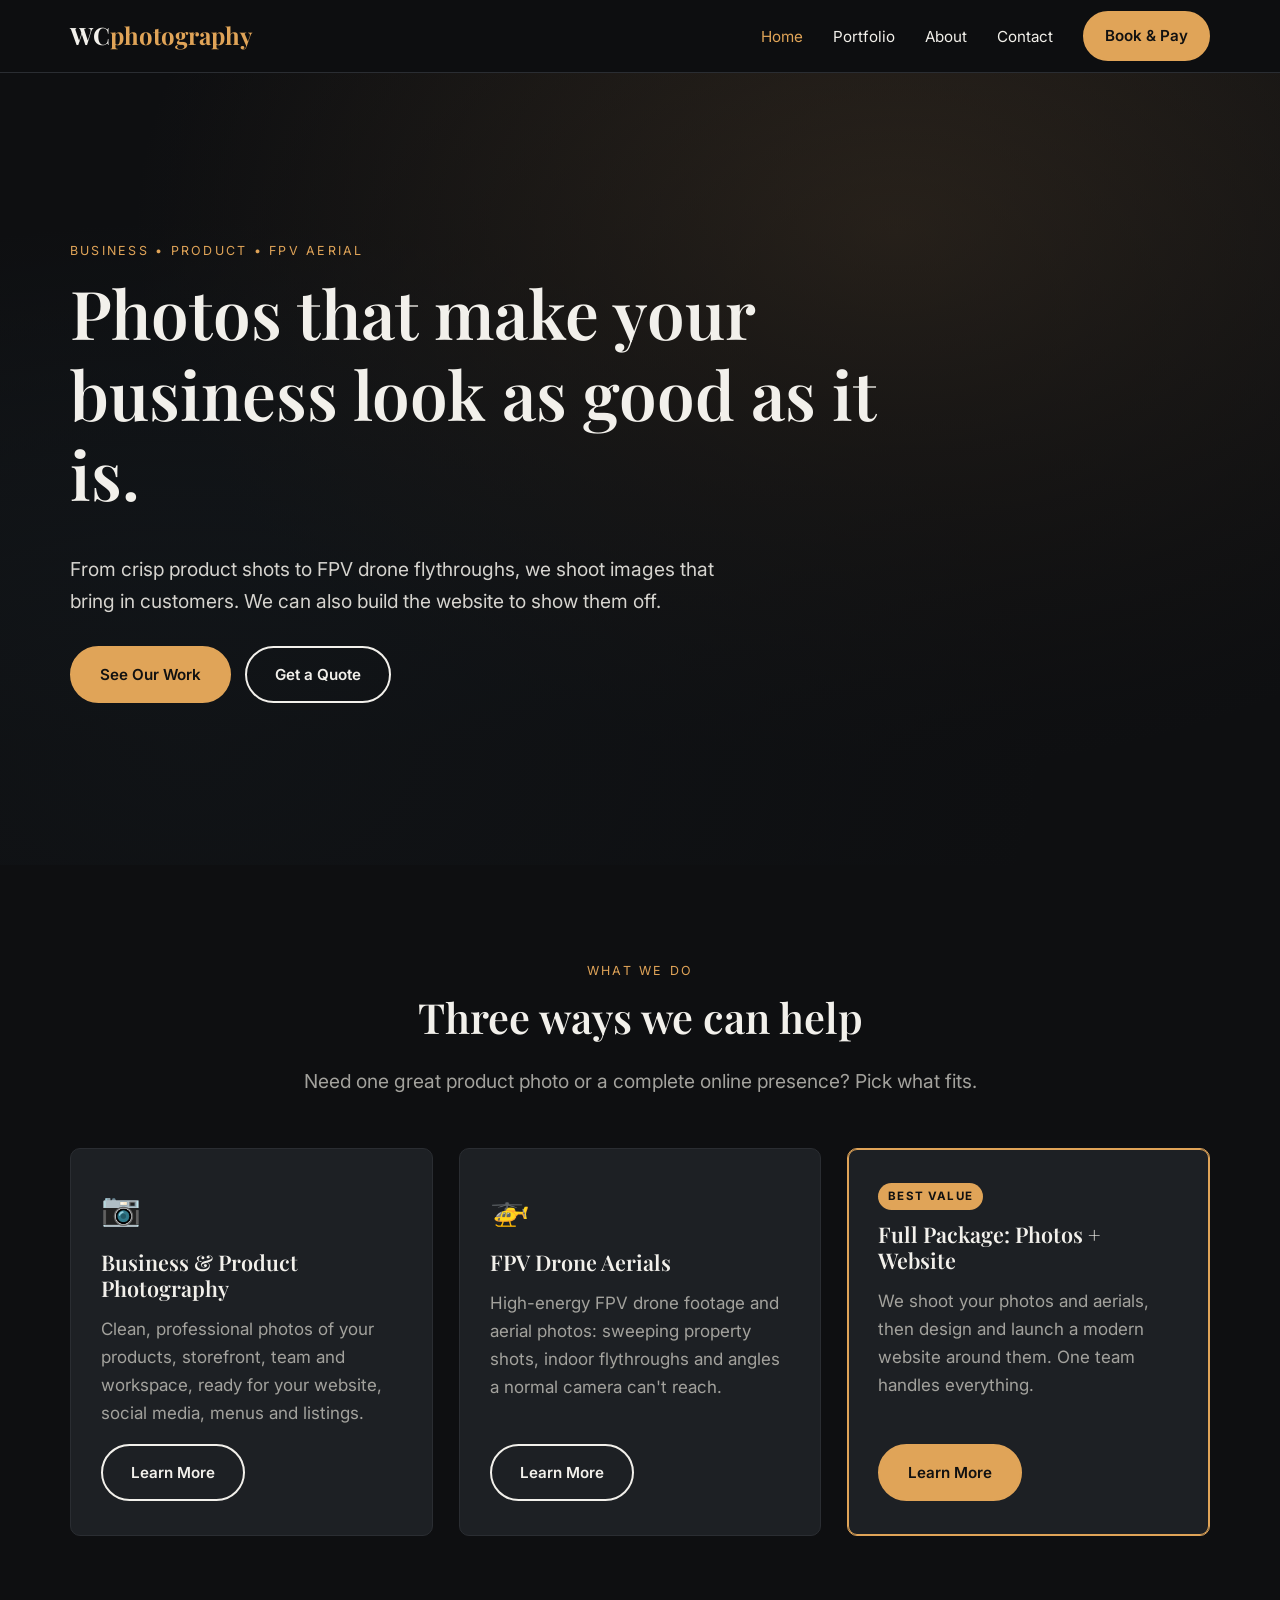
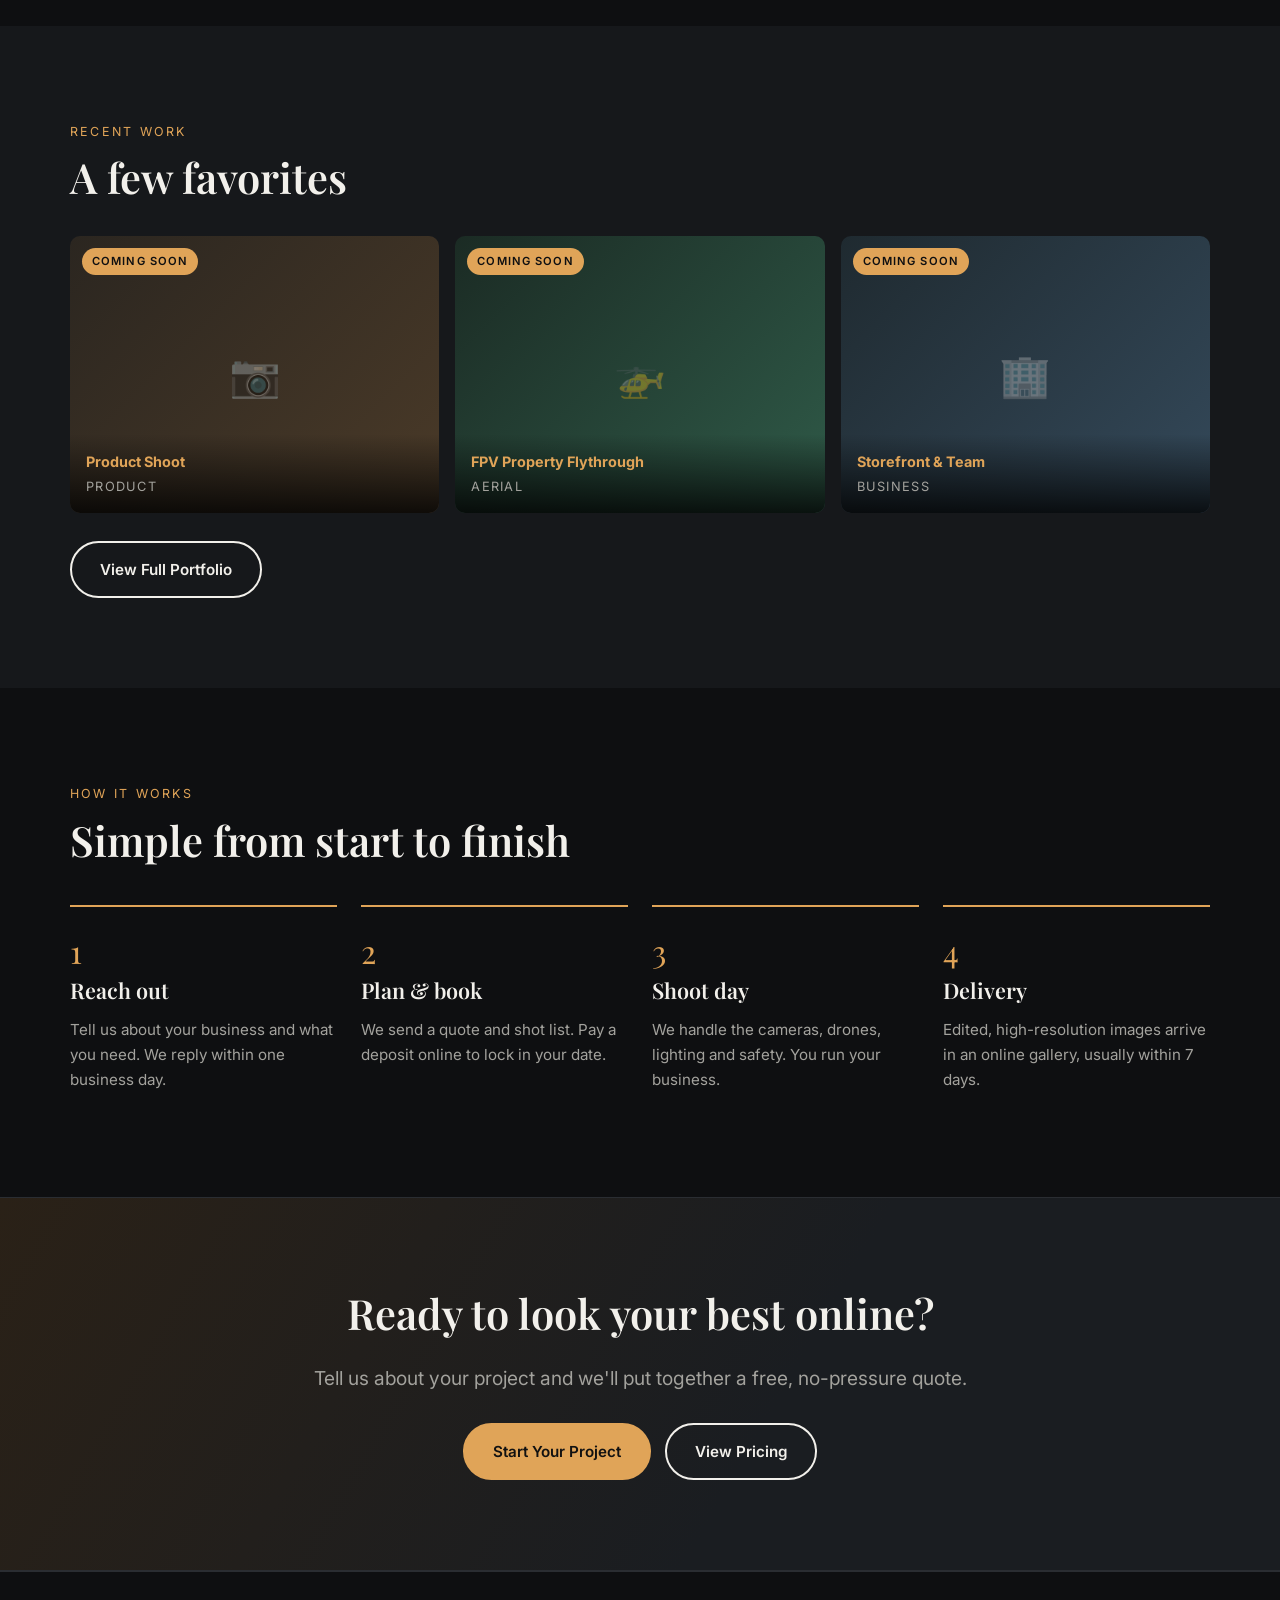
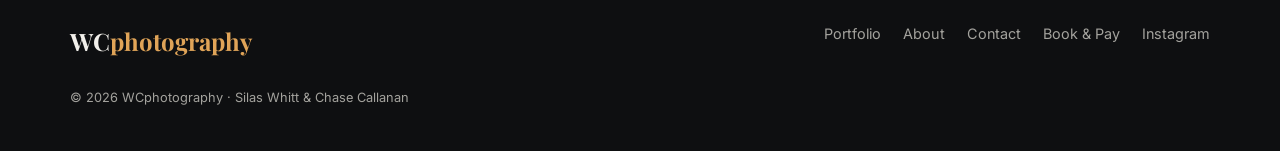
<file: index.html>
<!DOCTYPE html>
<html lang="en">
<head>
  <meta charset="UTF-8">
  <meta name="viewport" content="width=device-width, initial-scale=1.0">
  <title>WCphotography | Business, Product &amp; FPV Drone Photography</title>
  <meta name="description" content="WCphotography: business and product photography, cinematic FPV drone aerials, and full-package photo + website services for businesses.">
  <link rel="preconnect" href="https://fonts.googleapis.com">
  <link rel="preconnect" href="https://fonts.gstatic.com" crossorigin>
  <link href="https://fonts.googleapis.com/css2?family=Inter:wght@400;500;600;700&family=Playfair+Display:wght@600;700&display=swap" rel="stylesheet">
  <link rel="icon" href="assets/images/logo/favicon.svg" type="image/svg+xml">
  <link rel="icon" href="assets/images/logo/favicon-32.png" sizes="32x32">
  <link rel="apple-touch-icon" href="assets/images/logo/apple-touch-icon.png">
  <link rel="stylesheet" href="assets/css/styles.css">
</head>
<body>

<header class="site-header">
  <nav class="container nav">
    <a href="index.html" class="logo">WC<span>photography</span></a>
    <button class="nav-toggle" aria-label="Open menu" aria-expanded="false">&#9776;</button>
    <ul class="nav-links">
      <li><a href="index.html" class="active">Home</a></li>
      <li><a href="portfolio.html">Portfolio</a></li>
      <li><a href="about.html">About</a></li>
      <li><a href="contact.html">Contact</a></li>
      <li><a href="pay.html" class="btn">Book &amp; Pay</a></li>
    </ul>
  </nav>
</header>

<main>
  <!-- Hero -->
  <section class="hero">
    <div class="container">
      <span class="eyebrow">Business &bull; Product &bull; FPV Aerial</span>
      <h1>Photos that make your business look as good as it is.</h1>
      <p class="lead">From crisp product shots to FPV drone flythroughs, we shoot images that bring in customers. We can also build the website to show them off.</p>
      <div class="btn-row">
        <a href="portfolio.html" class="btn">See Our Work</a>
        <a href="contact.html" class="btn btn-outline">Get a Quote</a>
      </div>
    </div>
  </section>

  <!-- Services -->
  <section class="section">
    <div class="container">
      <div class="center">
        <span class="eyebrow">What We Do</span>
        <h2>Three ways we can help</h2>
        <p class="lead">Need one great product photo or a complete online presence? Pick what fits.</p>
      </div>
      <div class="grid grid-3" style="margin-top:50px">
        <div class="card">
          <div class="icon">&#128247;</div>
          <h3>Business &amp; Product Photography</h3>
          <p>Clean, professional photos of your products, storefront, team and workspace, ready for your website, social media, menus and listings.</p>
          <a href="pay.html#basic" class="btn btn-outline">Learn More</a>
        </div>
        <div class="card">
          <div class="icon">&#128641;</div>
          <h3>FPV Drone Aerials</h3>
          <p>High-energy FPV drone footage and aerial photos: sweeping property shots, indoor flythroughs and angles a normal camera can't reach.</p>
          <a href="pay.html#aerial" class="btn btn-outline">Learn More</a>
        </div>
        <div class="card featured">
          <span class="badge">Best Value</span>
          <h3>Full Package: Photos + Website</h3>
          <p>We shoot your photos and aerials, then design and launch a modern website around them. One team handles everything.</p>
          <a href="pay.html#full" class="btn">Learn More</a>
        </div>
      </div>
    </div>
  </section>

  <!-- Featured work -->
  <section class="section section-alt">
    <div class="container">
      <span class="eyebrow">Recent Work</span>
      <h2>A few favorites</h2>
      <div class="gallery" style="margin-top:34px">
        <a href="portfolio.html#product" class="gallery-item"><div class="placeholder ph-product">&#128247;</div><div class="caption"><strong>Product Shoot</strong><span>Product</span></div></a>
        <a href="portfolio.html#aerial" class="gallery-item"><div class="placeholder ph-aerial">&#128641;</div><div class="caption"><strong>FPV Property Flythrough</strong><span>Aerial</span></div></a>
        <a href="portfolio.html#business" class="gallery-item"><div class="placeholder ph-business">&#127970;</div><div class="caption"><strong>Storefront &amp; Team</strong><span>Business</span></div></a>
      </div>
      <div class="btn-row"><a href="portfolio.html" class="btn btn-outline">View Full Portfolio</a></div>
    </div>
  </section>

  <!-- Process -->
  <section class="section">
    <div class="container">
      <span class="eyebrow">How It Works</span>
      <h2>Simple from start to finish</h2>
      <div class="steps" style="margin-top:40px">
        <div class="step"><h3>Reach out</h3><p>Tell us about your business and what you need. We reply within one business day.</p></div>
        <div class="step"><h3>Plan &amp; book</h3><p>We send a quote and shot list. Pay a deposit online to lock in your date.</p></div>
        <div class="step"><h3>Shoot day</h3><p>We handle the cameras, drones, lighting and safety. You run your business.</p></div>
        <div class="step"><h3>Delivery</h3><p>Edited, high-resolution images arrive in an online gallery, usually within 7 days.</p></div>
      </div>
    </div>
  </section>

  <!-- CTA -->
  <section class="section cta-band">
    <div class="container center">
      <h2>Ready to look your best online?</h2>
      <p class="lead">Tell us about your project and we'll put together a free, no-pressure quote.</p>
      <div class="btn-row">
        <a href="contact.html" class="btn">Start Your Project</a>
        <a href="pay.html" class="btn btn-outline">View Pricing</a>
      </div>
    </div>
  </section>
</main>

<footer class="site-footer">
  <div class="container">
    <div class="footer-grid">
      <a href="index.html" class="logo">WC<span>photography</span></a>
      <ul class="footer-links">
        <li><a href="portfolio.html">Portfolio</a></li>
        <li><a href="about.html">About</a></li>
        <li><a href="contact.html">Contact</a></li>
        <li><a href="pay.html">Book &amp; Pay</a></li>
        <li><a href="https://instagram.com/" target="_blank" rel="noopener">Instagram</a></li>
      </ul>
    </div>
    <p class="copyright">&copy; <span data-year></span> WCphotography &middot; Silas Whitt &amp; Chase Callanan</p>
  </div>
</footer>

<script src="assets/js/main.js"></script>
</body>
</html>
</file>
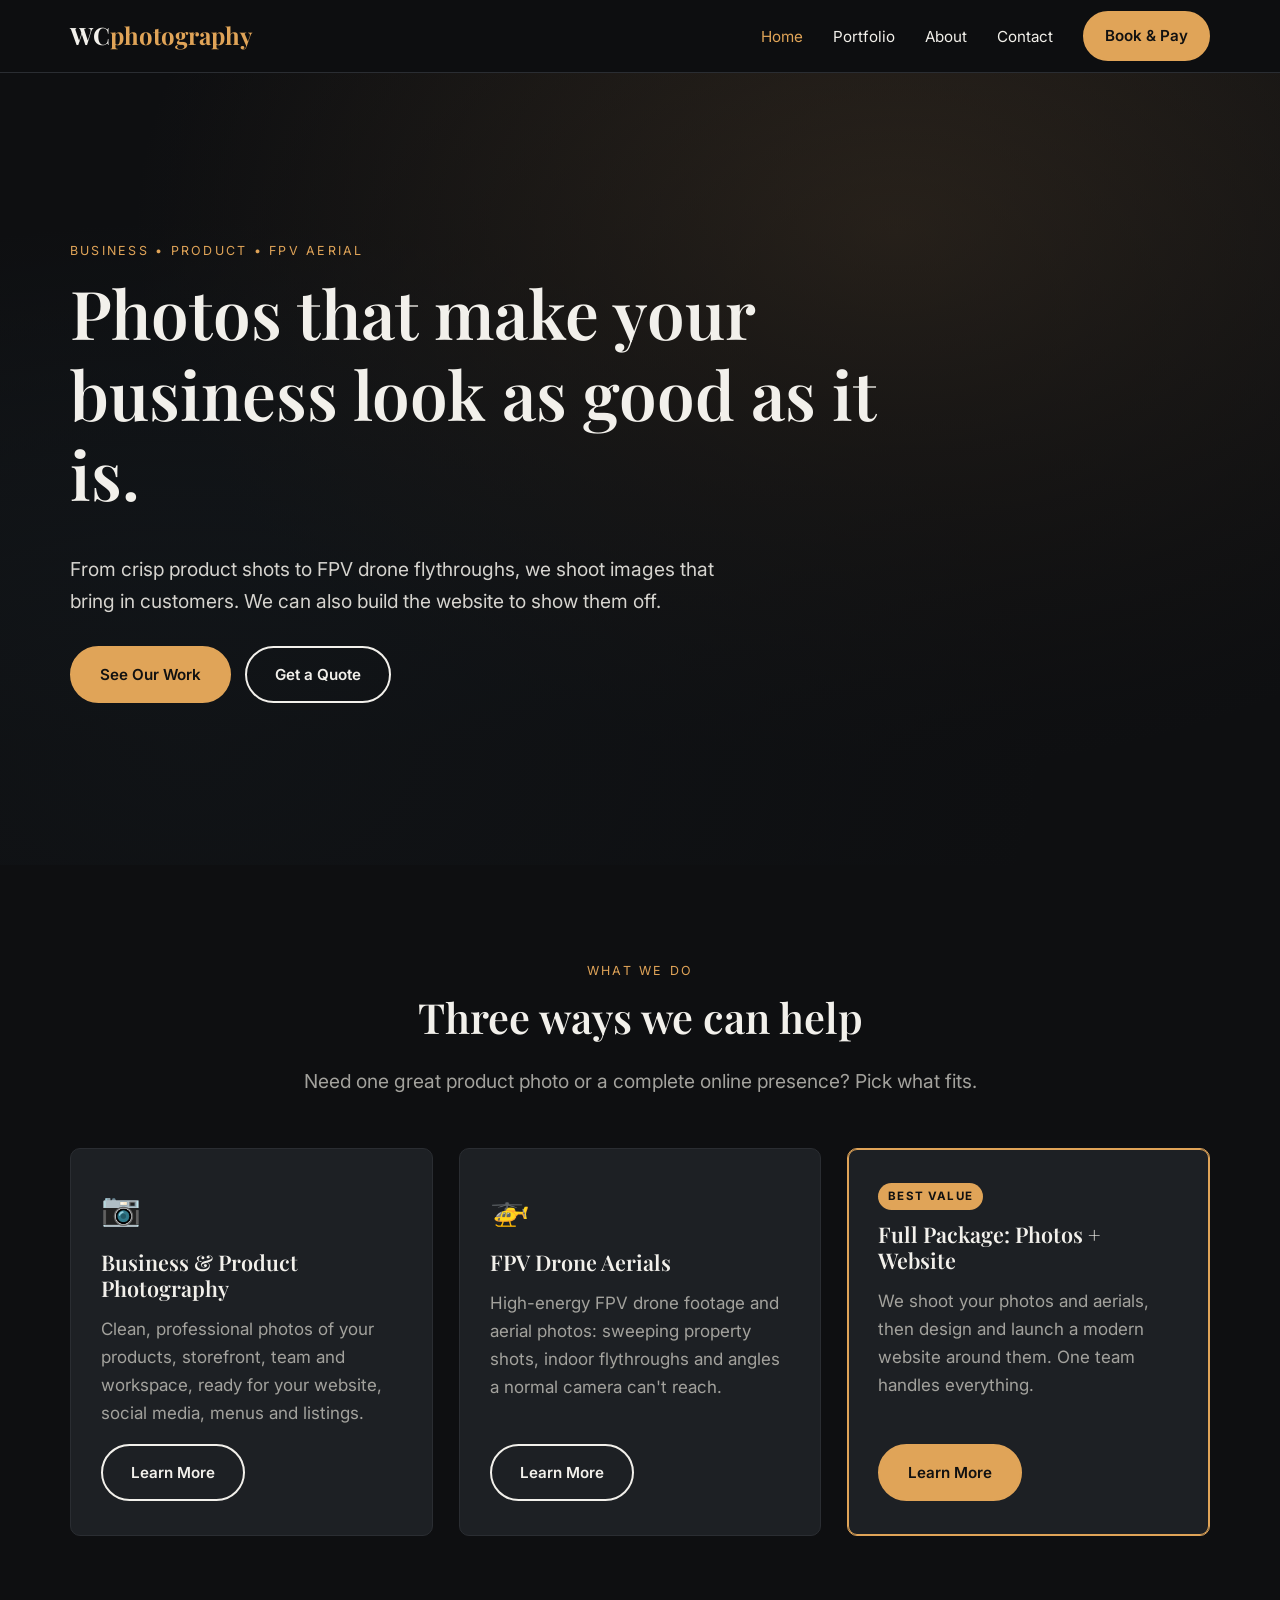
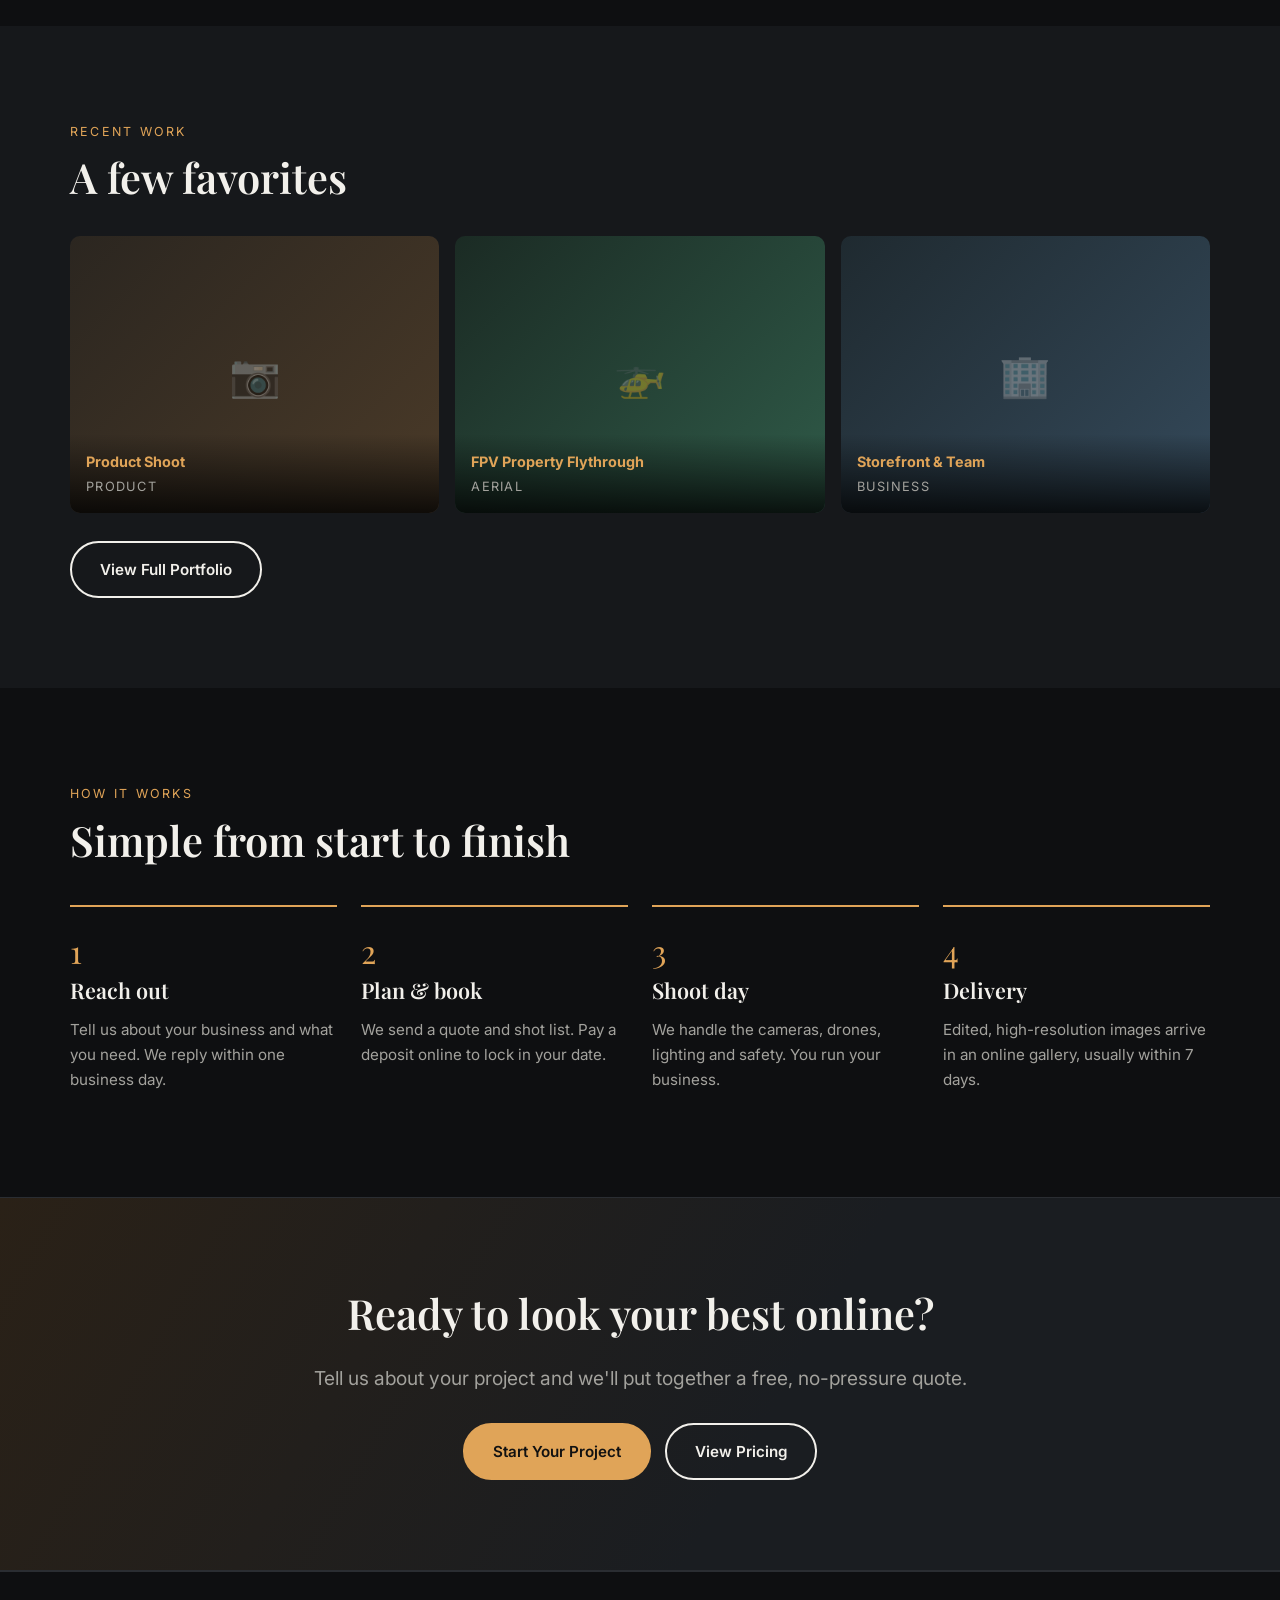
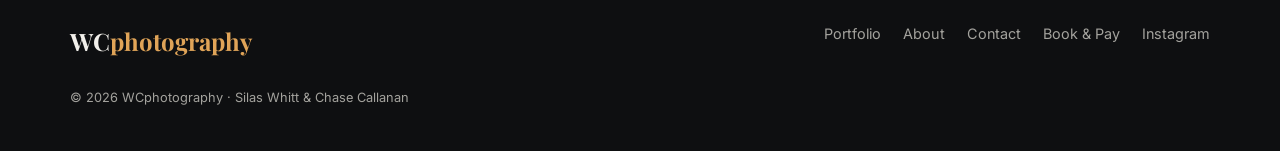
<file: website/index.html>
<!DOCTYPE html>
<html lang="en">
<head>
  <meta charset="UTF-8">
  <meta name="viewport" content="width=device-width, initial-scale=1.0">
  <title>WCphotography | Business, Product &amp; FPV Drone Photography</title>
  <meta name="description" content="WCphotography: business and product photography, cinematic FPV drone aerials, and full-package photo + website services for businesses.">
  <link rel="preconnect" href="https://fonts.googleapis.com">
  <link rel="preconnect" href="https://fonts.gstatic.com" crossorigin>
  <link href="https://fonts.googleapis.com/css2?family=Inter:wght@400;500;600;700&family=Playfair+Display:wght@600;700&display=swap" rel="stylesheet">
  <link rel="stylesheet" href="assets/css/styles.css">
</head>
<body>

<header class="site-header">
  <nav class="container nav">
    <a href="index.html" class="logo">WC<span>photography</span></a>
    <button class="nav-toggle" aria-label="Open menu" aria-expanded="false">&#9776;</button>
    <ul class="nav-links">
      <li><a href="index.html" class="active">Home</a></li>
      <li><a href="portfolio.html">Portfolio</a></li>
      <li><a href="about.html">About</a></li>
      <li><a href="contact.html">Contact</a></li>
      <li><a href="pay.html" class="btn">Book &amp; Pay</a></li>
    </ul>
  </nav>
</header>

<main>
  <!-- Hero -->
  <section class="hero">
    <div class="container">
      <span class="eyebrow">Business &bull; Product &bull; FPV Aerial</span>
      <h1>Photos that make your business look as good as it is.</h1>
      <p class="lead">From crisp product shots to FPV drone flythroughs, we shoot images that bring in customers. We can also build the website to show them off.</p>
      <div class="btn-row">
        <a href="portfolio.html" class="btn">See Our Work</a>
        <a href="contact.html" class="btn btn-outline">Get a Quote</a>
      </div>
    </div>
  </section>

  <!-- Services -->
  <section class="section">
    <div class="container">
      <div class="center">
        <span class="eyebrow">What We Do</span>
        <h2>Three ways we can help</h2>
        <p class="lead">Need one great product photo or a complete online presence? Pick what fits.</p>
      </div>
      <div class="grid grid-3" style="margin-top:50px">
        <div class="card">
          <div class="icon">&#128247;</div>
          <h3>Business &amp; Product Photography</h3>
          <p>Clean, professional photos of your products, storefront, team and workspace, ready for your website, social media, menus and listings.</p>
          <a href="pay.html#basic" class="btn btn-outline">Learn More</a>
        </div>
        <div class="card">
          <div class="icon">&#128641;</div>
          <h3>FPV Drone Aerials</h3>
          <p>High-energy FPV drone footage and aerial photos: sweeping property shots, indoor flythroughs and angles a normal camera can't reach.</p>
          <a href="pay.html#aerial" class="btn btn-outline">Learn More</a>
        </div>
        <div class="card featured">
          <span class="badge">Best Value</span>
          <h3>Full Package: Photos + Website</h3>
          <p>We shoot your photos and aerials, then design and launch a modern website around them. One team handles everything.</p>
          <a href="pay.html#full" class="btn">Learn More</a>
        </div>
      </div>
    </div>
  </section>

  <!-- Featured work -->
  <section class="section section-alt">
    <div class="container">
      <span class="eyebrow">Recent Work</span>
      <h2>A few favorites</h2>
      <div class="gallery" style="margin-top:34px">
        <a href="portfolio.html#product" class="gallery-item"><div class="placeholder ph-product">&#128247;</div><div class="caption"><strong>Product Shoot</strong><span>Product</span></div></a>
        <a href="portfolio.html#aerial" class="gallery-item"><div class="placeholder ph-aerial">&#128641;</div><div class="caption"><strong>FPV Property Flythrough</strong><span>Aerial</span></div></a>
        <a href="portfolio.html#business" class="gallery-item"><div class="placeholder ph-business">&#127970;</div><div class="caption"><strong>Storefront &amp; Team</strong><span>Business</span></div></a>
      </div>
      <div class="btn-row"><a href="portfolio.html" class="btn btn-outline">View Full Portfolio</a></div>
    </div>
  </section>

  <!-- Process -->
  <section class="section">
    <div class="container">
      <span class="eyebrow">How It Works</span>
      <h2>Simple from start to finish</h2>
      <div class="steps" style="margin-top:40px">
        <div class="step"><h3>Reach out</h3><p>Tell us about your business and what you need. We reply within one business day.</p></div>
        <div class="step"><h3>Plan &amp; book</h3><p>We send a quote and shot list. Pay a deposit online to lock in your date.</p></div>
        <div class="step"><h3>Shoot day</h3><p>We handle the cameras, drones, lighting and safety. You run your business.</p></div>
        <div class="step"><h3>Delivery</h3><p>Edited, high-resolution images arrive in an online gallery, usually within 7 days.</p></div>
      </div>
    </div>
  </section>

  <!-- CTA -->
  <section class="section cta-band">
    <div class="container center">
      <h2>Ready to look your best online?</h2>
      <p class="lead">Tell us about your project and we'll put together a free, no-pressure quote.</p>
      <div class="btn-row">
        <a href="contact.html" class="btn">Start Your Project</a>
        <a href="pay.html" class="btn btn-outline">View Pricing</a>
      </div>
    </div>
  </section>
</main>

<footer class="site-footer">
  <div class="container">
    <div class="footer-grid">
      <a href="index.html" class="logo">WC<span>photography</span></a>
      <ul class="footer-links">
        <li><a href="portfolio.html">Portfolio</a></li>
        <li><a href="about.html">About</a></li>
        <li><a href="contact.html">Contact</a></li>
        <li><a href="pay.html">Book &amp; Pay</a></li>
        <li><a href="https://instagram.com/" target="_blank" rel="noopener">Instagram</a></li>
      </ul>
    </div>
    <p class="copyright">&copy; <span data-year></span> WCphotography &middot; Silas Whitt &amp; Chase Callanan</p>
  </div>
</footer>

<script src="assets/js/main.js"></script>
</body>
</html>
</file>
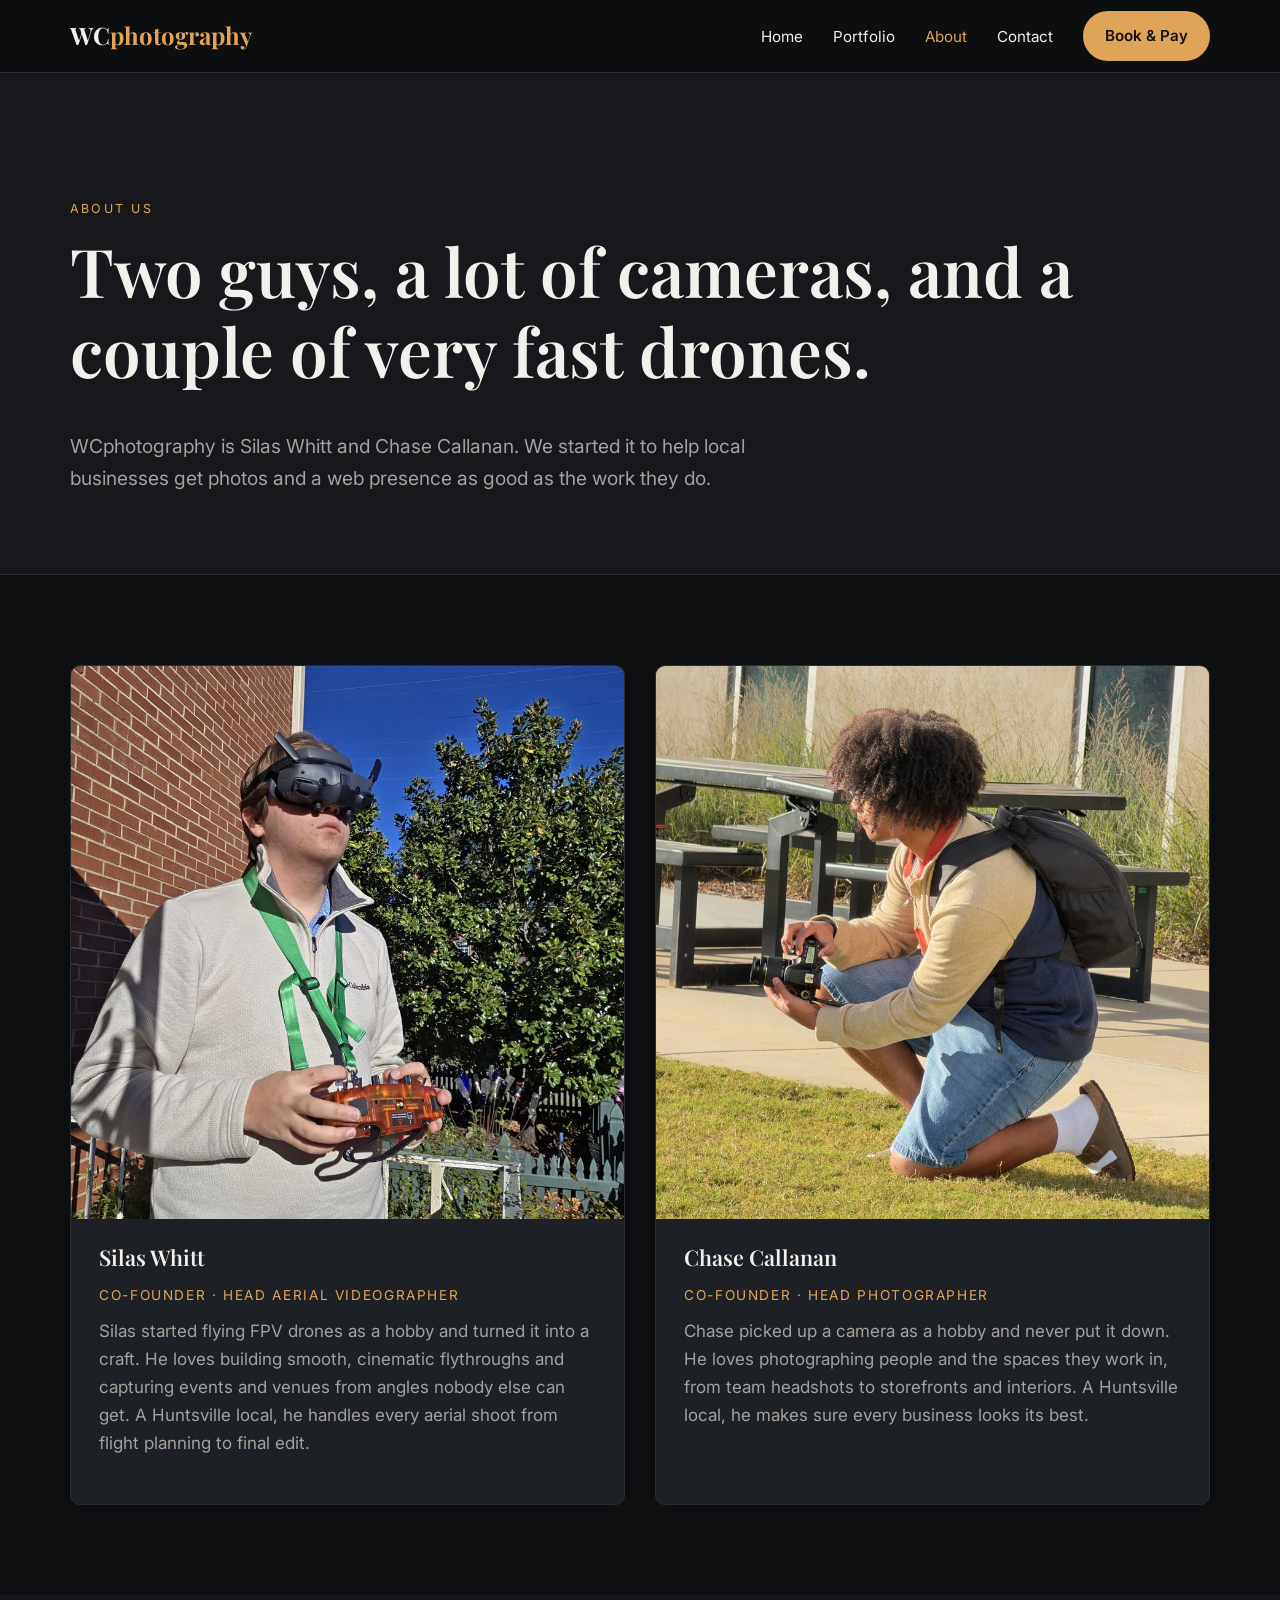
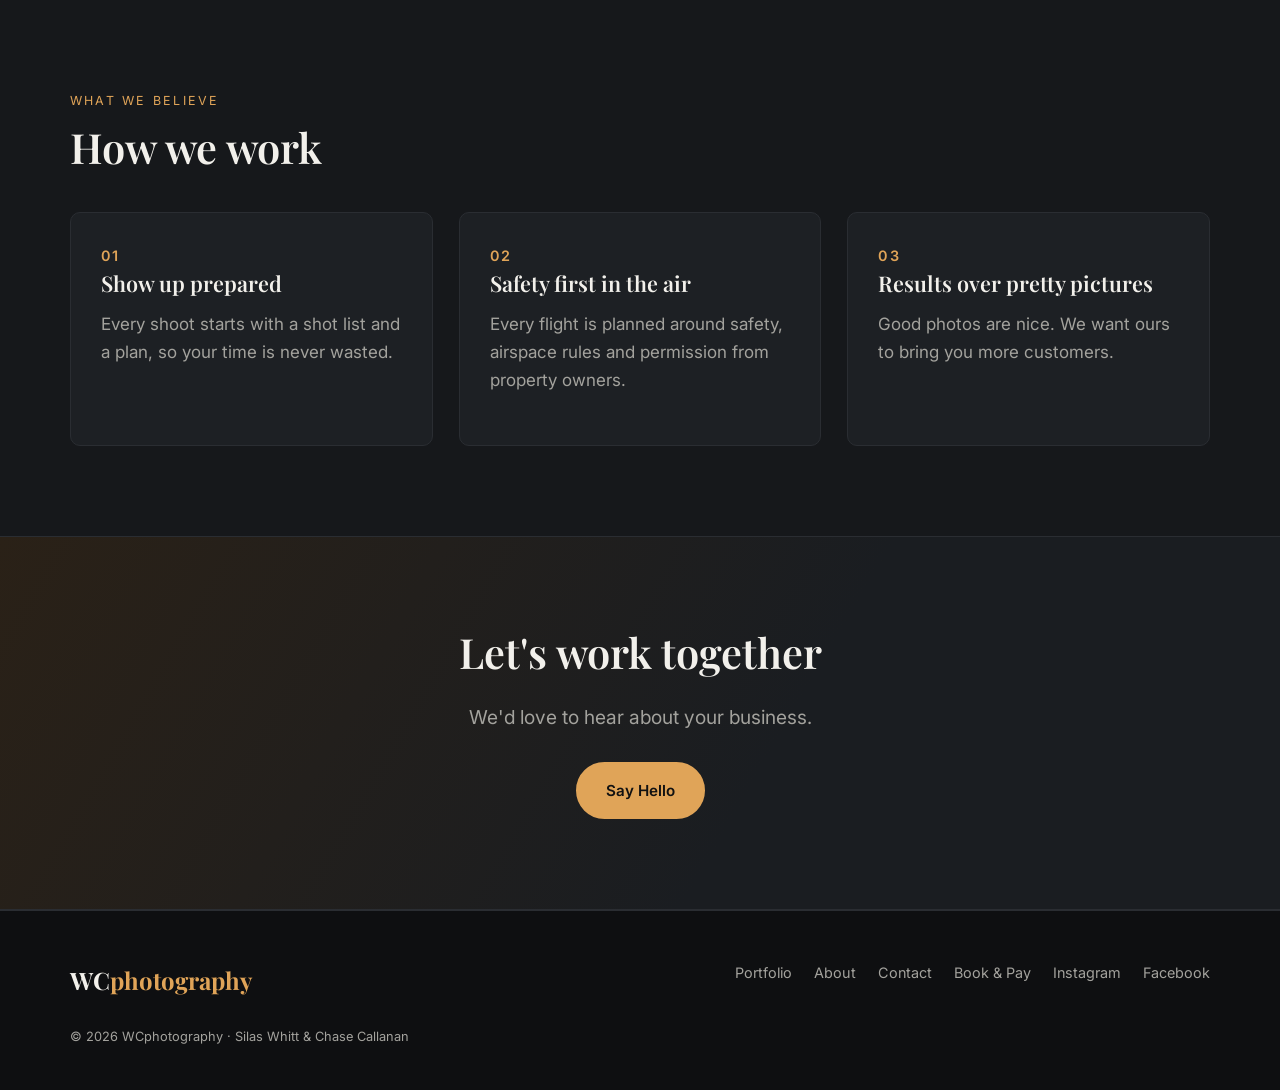
<file: about.html>
<!DOCTYPE html>
<html lang="en">
<head>
  <meta charset="UTF-8">
  <meta name="viewport" content="width=device-width, initial-scale=1.0">
  <title>About Us | WCphotography</title>
  <meta name="description" content="Meet Silas Whitt and Chase Callanan, the team behind WCphotography.">
  <link rel="preconnect" href="https://fonts.googleapis.com">
  <link rel="preconnect" href="https://fonts.gstatic.com" crossorigin>
  <link href="https://fonts.googleapis.com/css2?family=Inter:wght@400;500;600;700&family=Playfair+Display:wght@600;700&display=swap" rel="stylesheet">
  <link rel="icon" href="assets/images/logo/favicon.svg" type="image/svg+xml">
  <link rel="icon" href="assets/images/logo/favicon-32.png" sizes="32x32">
  <link rel="apple-touch-icon" href="assets/images/logo/apple-touch-icon.png">
  <link rel="stylesheet" href="assets/css/styles.css">
</head>
<body>

<header class="site-header">
  <nav class="container nav">
    <a href="index.html" class="logo">WC<span>photography</span></a>
    <button class="nav-toggle" aria-label="Open menu" aria-expanded="false">&#9776;</button>
    <ul class="nav-links">
      <li><a href="index.html">Home</a></li>
      <li><a href="portfolio.html">Portfolio</a></li>
      <li><a href="about.html" class="active">About</a></li>
      <li><a href="contact.html">Contact</a></li>
      <li><a href="pay.html" class="btn">Book &amp; Pay</a></li>
    </ul>
  </nav>
</header>

<main>
  <section class="page-hero">
    <div class="container">
      <span class="eyebrow">About Us</span>
      <h1>Two guys, a lot of cameras, and a couple of very fast drones.</h1>
      <p class="lead">WCphotography is Silas Whitt and Chase Callanan. We started it to help local businesses get photos and a web presence as good as the work they do.</p>
    </div>
  </section>

  <section class="section">
    <div class="container">
      <div class="team">
        <div class="member">
          <div class="photo"><img src="assets/images/silas.jpg" alt="Silas Whitt flying an FPV drone with goggles and controller" loading="lazy"></div>
          <div class="info">
            <h3>Silas Whitt</h3>
            <div class="role">Co-Founder · Head Aerial Videographer</div>
            <p>Silas started flying FPV drones as a hobby and turned it into a craft. He loves building smooth, cinematic flythroughs and capturing events and venues from angles nobody else can get. A Huntsville local, he handles every aerial shoot from flight planning to final edit.</p>
          </div>
        </div>
        <div class="member">
          <div class="photo"><img src="assets/images/chase.jpg" alt="Chase Callanan kneeling to take a photo with his camera" loading="lazy"></div>
          <div class="info">
            <h3>Chase Callanan</h3>
            <div class="role">Co-Founder · Head Photographer</div>
            <p>Chase picked up a camera as a hobby and never put it down. He loves photographing people and the spaces they work in, from team headshots to storefronts and interiors. A Huntsville local, he makes sure every business looks its best.</p>
          </div>
        </div>
      </div>
    </div>
  </section>

  <section class="section section-alt">
    <div class="container">
      <span class="eyebrow">What We Believe</span>
      <h2>How we work</h2>
      <div class="grid grid-3 values" style="margin-top:40px">
        <div class="card"><h3>Show up prepared</h3><p>Every shoot starts with a shot list and a plan, so your time is never wasted.</p></div>
        <div class="card"><h3>Safety first in the air</h3><p>Every flight is planned around safety, airspace rules and permission from property owners.</p></div>
        <div class="card"><h3>Results over pretty pictures</h3><p>Good photos are nice. We want ours to bring you more customers.</p></div>
      </div>
    </div>
  </section>

  <section class="section cta-band">
    <div class="container center">
      <h2>Let's work together</h2>
      <p class="lead">We'd love to hear about your business.</p>
      <div class="btn-row"><a href="contact.html" class="btn">Say Hello</a></div>
    </div>
  </section>
</main>

<footer class="site-footer">
  <div class="container">
    <div class="footer-grid">
      <a href="index.html" class="logo">WC<span>photography</span></a>
      <ul class="footer-links">
        <li><a href="portfolio.html">Portfolio</a></li>
        <li><a href="about.html">About</a></li>
        <li><a href="contact.html">Contact</a></li>
        <li><a href="pay.html">Book &amp; Pay</a></li>
        <li><a href="https://instagram.com/wcphotography11" target="_blank" rel="noopener">Instagram</a></li>
        <li><a href="https://facebook.com/WCphotography" target="_blank" rel="noopener">Facebook</a></li>
      </ul>
    </div>
    <p class="copyright">&copy; <span data-year></span> WCphotography &middot; Silas Whitt &amp; Chase Callanan</p>
  </div>
</footer>

<script src="assets/js/main.js"></script>
</body>
</html>
</file>
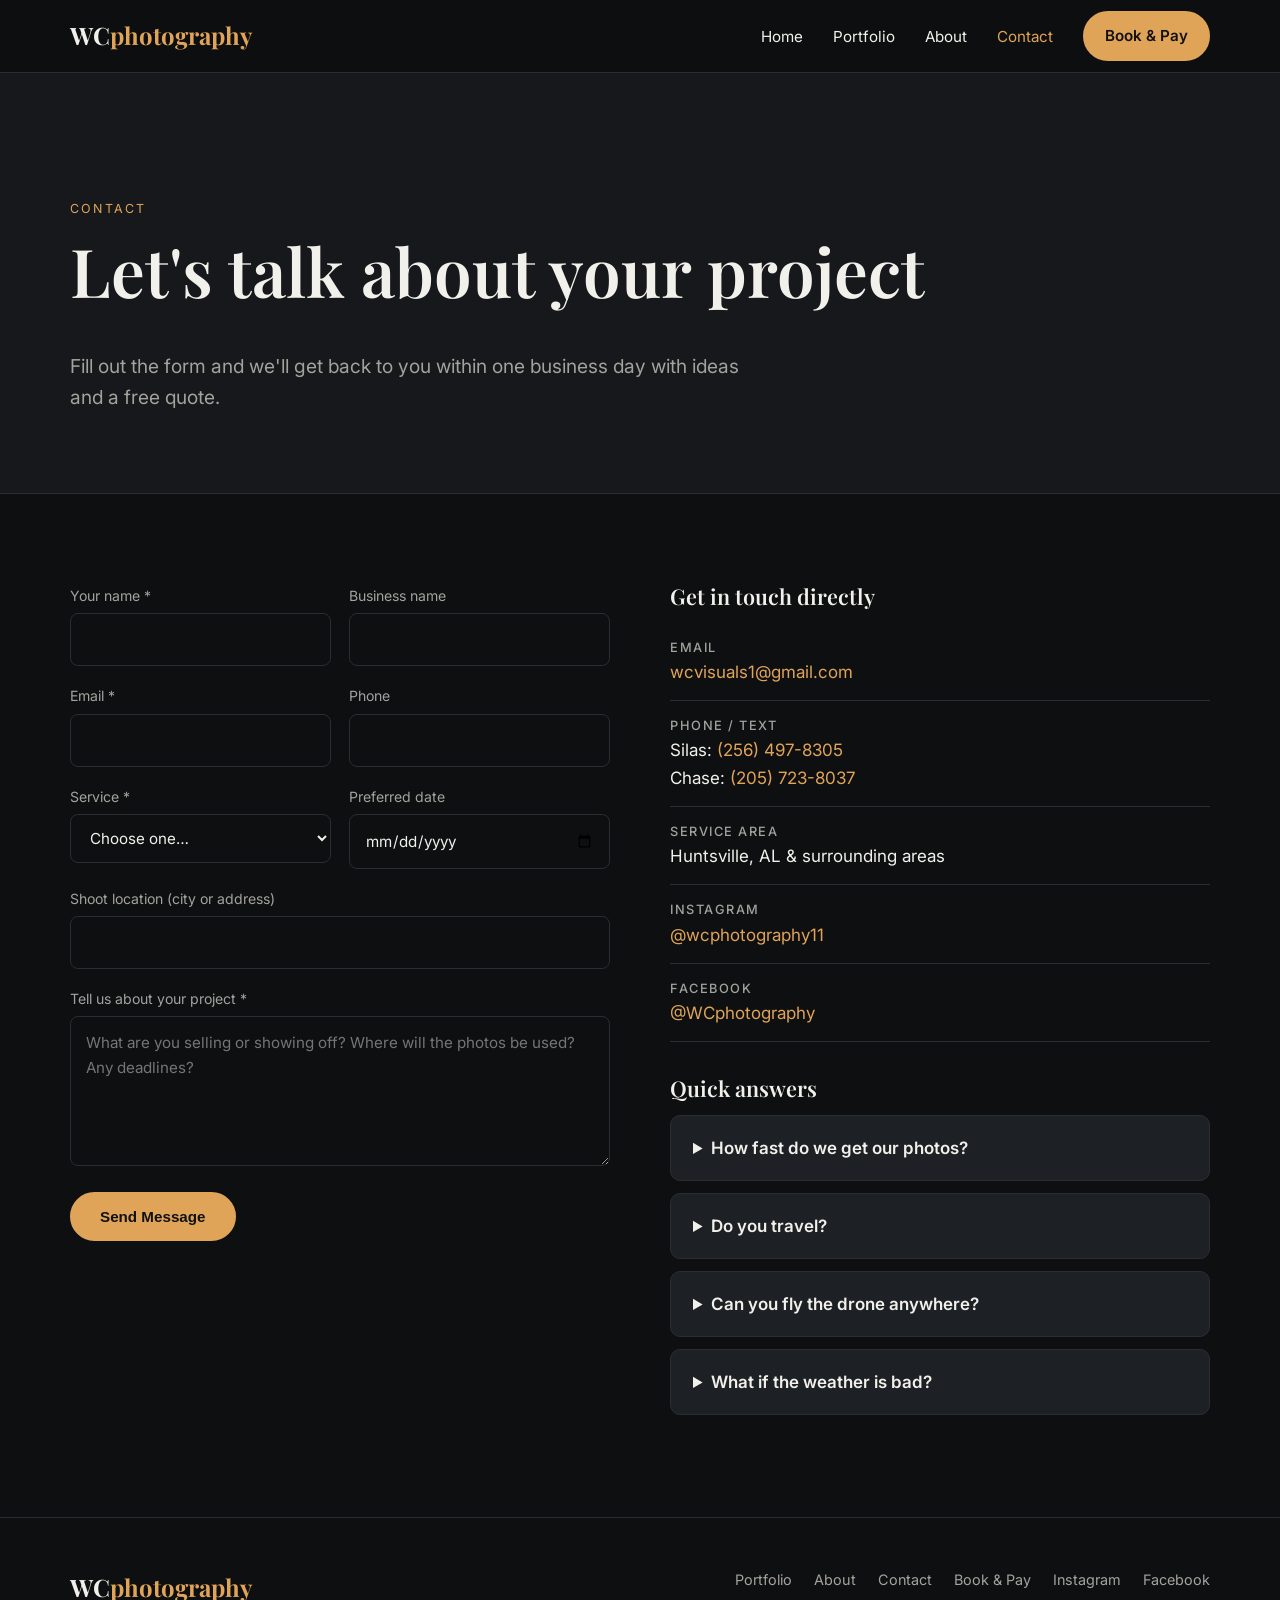
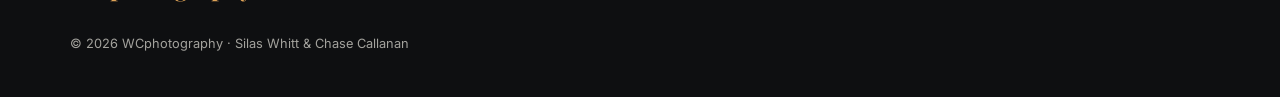
<file: contact.html>
<!DOCTYPE html>
<html lang="en">
<head>
  <meta charset="UTF-8">
  <meta name="viewport" content="width=device-width, initial-scale=1.0">
  <title>Contact | WCphotography</title>
  <meta name="description" content="Get a free quote for business, product or FPV drone photography.">
  <link rel="preconnect" href="https://fonts.googleapis.com">
  <link rel="preconnect" href="https://fonts.gstatic.com" crossorigin>
  <link href="https://fonts.googleapis.com/css2?family=Inter:wght@400;500;600;700&family=Playfair+Display:wght@600;700&display=swap" rel="stylesheet">
  <link rel="icon" href="assets/images/logo/favicon.svg" type="image/svg+xml">
  <link rel="icon" href="assets/images/logo/favicon-32.png" sizes="32x32">
  <link rel="apple-touch-icon" href="assets/images/logo/apple-touch-icon.png">
  <link rel="stylesheet" href="assets/css/styles.css">
</head>
<body>

<header class="site-header">
  <nav class="container nav">
    <a href="index.html" class="logo">WC<span>photography</span></a>
    <button class="nav-toggle" aria-label="Open menu" aria-expanded="false">&#9776;</button>
    <ul class="nav-links">
      <li><a href="index.html">Home</a></li>
      <li><a href="portfolio.html">Portfolio</a></li>
      <li><a href="about.html">About</a></li>
      <li><a href="contact.html" class="active">Contact</a></li>
      <li><a href="pay.html" class="btn">Book &amp; Pay</a></li>
    </ul>
  </nav>
</header>

<main>
  <section class="page-hero">
    <div class="container">
      <span class="eyebrow">Contact</span>
      <h1>Let's talk about your project</h1>
      <p class="lead">Fill out the form and we'll get back to you within one business day with ideas and a free quote.</p>
    </div>
  </section>

  <section class="section">
    <div class="container grid grid-2" style="align-items:start; gap:60px">
      <form id="contact-form" class="form">
        <div class="form-row">
          <div><label for="name">Your name *</label><input id="name" name="name" required></div>
          <div><label for="business">Business name</label><input id="business" name="business"></div>
        </div>
        <div class="form-row">
          <div><label for="email">Email *</label><input id="email" name="email" type="email" required></div>
          <div><label for="phone">Phone</label><input id="phone" name="phone" type="tel"></div>
        </div>
        <div class="form-row">
          <div>
            <label for="service">Service *</label>
            <select id="service" name="service" required>
              <option value="">Choose one…</option>
              <option value="basic">Business / Product Photography</option>
              <option value="aerial">FPV Drone Aerials</option>
              <option value="full">Full Package (Photos + Website)</option>
              <option value="other">Not sure yet / Other</option>
            </select>
          </div>
          <div><label for="date">Preferred date</label><input id="date" name="date" type="date"></div>
        </div>
        <div><label for="location">Shoot location (city or address)</label><input id="location" name="location"></div>
        <div><label for="message">Tell us about your project *</label><textarea id="message" name="message" required placeholder="What are you selling or showing off? Where will the photos be used? Any deadlines?"></textarea></div>
        <div><button type="submit" class="btn">Send Message</button></div>
        <p class="form-status" role="status"></p>
      </form>

      <div>
        <h3>Get in touch directly</h3>
        <ul class="contact-list">
          <li><strong>Email</strong><a href="mailto:wcvisuals1@gmail.com">wcvisuals1@gmail.com</a></li>
          <li><strong>Phone / Text</strong>Silas: <a href="tel:+12564978305">(256) 497-8305</a><br>Chase: <a href="tel:+12057238037">(205) 723-8037</a></li>
          <li><strong>Service area</strong>Huntsville, AL &amp; surrounding areas</li>
          <li><strong>Instagram</strong><a href="https://instagram.com/wcphotography11" target="_blank" rel="noopener">@wcphotography11</a></li>
          <li><strong>Facebook</strong><a href="https://facebook.com/WCphotography" target="_blank" rel="noopener">@WCphotography</a></li>
        </ul>

        <h3>Quick answers</h3>
        <details><summary>How fast do we get our photos?</summary><p>Most shoots are edited and delivered within 7 days. Need them sooner? Ask about rush delivery.</p></details>
        <details><summary>Do you travel?</summary><p>Yes. Travel within our service area is included. Farther shoots may have a small travel fee.</p></details>
        <details><summary>Can you fly the drone anywhere?</summary><p>Not everywhere. Some areas, like near airports, need FAA airspace authorization first. We check every location ahead of time and handle the paperwork.</p></details>
        <details><summary>What if the weather is bad?</summary><p>Outdoor and drone shoots are rescheduled for free if the weather won't cooperate.</p></details>
      </div>
    </div>
  </section>
</main>

<footer class="site-footer">
  <div class="container">
    <div class="footer-grid">
      <a href="index.html" class="logo">WC<span>photography</span></a>
      <ul class="footer-links">
        <li><a href="portfolio.html">Portfolio</a></li>
        <li><a href="about.html">About</a></li>
        <li><a href="contact.html">Contact</a></li>
        <li><a href="pay.html">Book &amp; Pay</a></li>
        <li><a href="https://instagram.com/wcphotography11" target="_blank" rel="noopener">Instagram</a></li>
        <li><a href="https://facebook.com/WCphotography" target="_blank" rel="noopener">Facebook</a></li>
      </ul>
    </div>
    <p class="copyright">&copy; <span data-year></span> WCphotography &middot; Silas Whitt &amp; Chase Callanan</p>
  </div>
</footer>

<script src="assets/js/main.js"></script>
</body>
</html>
</file>
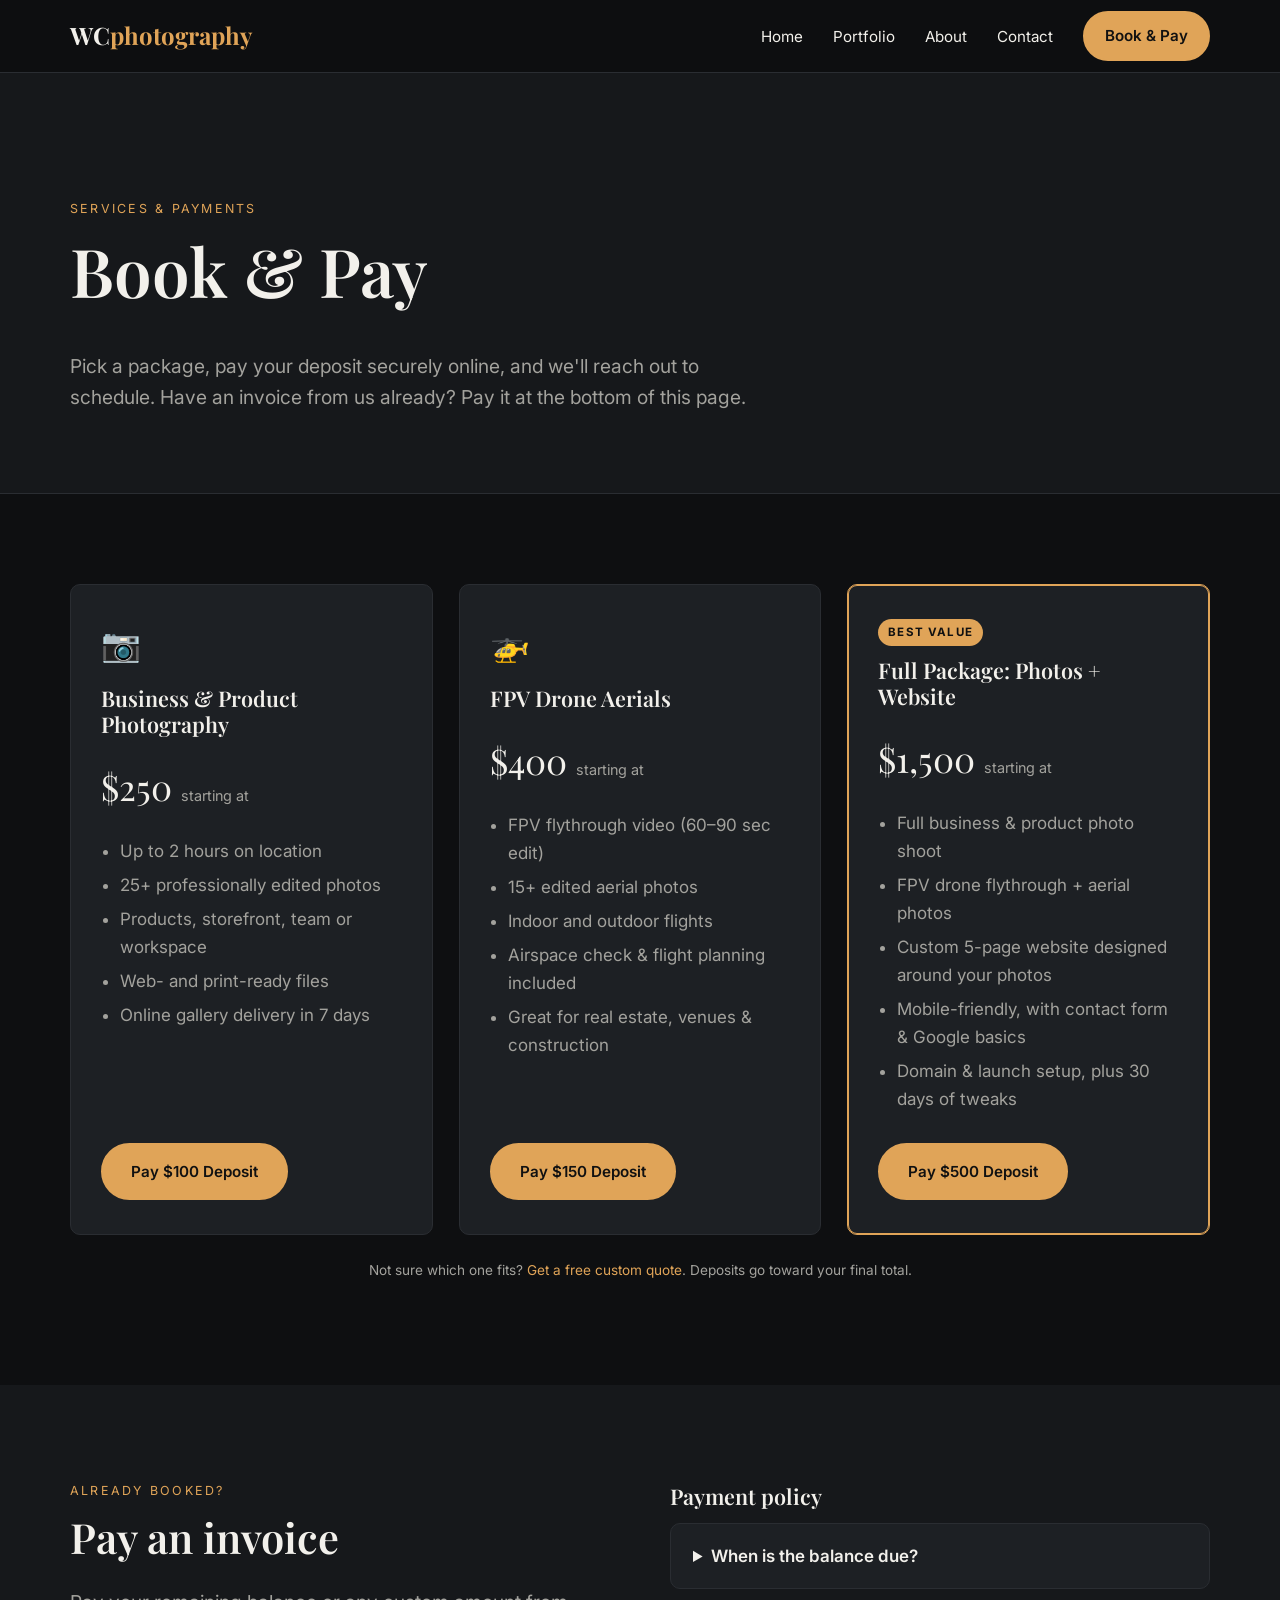
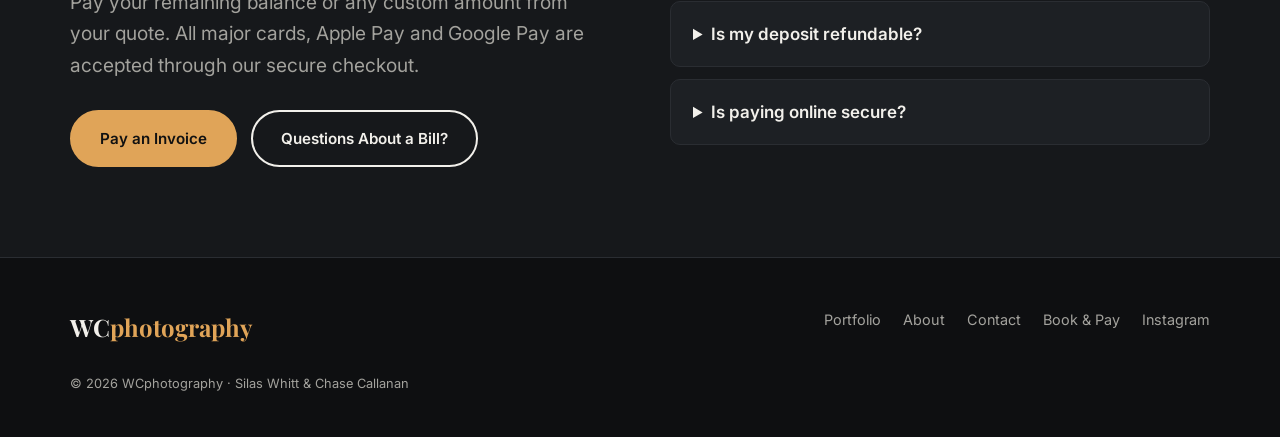
<file: pay.html>
<!DOCTYPE html>
<html lang="en">
<head>
  <meta charset="UTF-8">
  <meta name="viewport" content="width=device-width, initial-scale=1.0">
  <title>Book &amp; Pay | WCphotography</title>
  <meta name="description" content="WCphotography packages and pricing. Pay deposits and invoices securely online.">
  <link rel="preconnect" href="https://fonts.googleapis.com">
  <link rel="preconnect" href="https://fonts.gstatic.com" crossorigin>
  <link href="https://fonts.googleapis.com/css2?family=Inter:wght@400;500;600;700&family=Playfair+Display:wght@600;700&display=swap" rel="stylesheet">
  <link rel="icon" href="assets/images/logo/favicon.svg" type="image/svg+xml">
  <link rel="icon" href="assets/images/logo/favicon-32.png" sizes="32x32">
  <link rel="apple-touch-icon" href="assets/images/logo/apple-touch-icon.png">
  <link rel="stylesheet" href="assets/css/styles.css">
</head>
<body>

<header class="site-header">
  <nav class="container nav">
    <a href="index.html" class="logo">WC<span>photography</span></a>
    <button class="nav-toggle" aria-label="Open menu" aria-expanded="false">&#9776;</button>
    <ul class="nav-links">
      <li><a href="index.html">Home</a></li>
      <li><a href="portfolio.html">Portfolio</a></li>
      <li><a href="about.html">About</a></li>
      <li><a href="contact.html">Contact</a></li>
      <li><a href="pay.html" class="btn">Book &amp; Pay</a></li>
    </ul>
  </nav>
</header>

<main>
  <section class="page-hero">
    <div class="container">
      <span class="eyebrow">Services &amp; Payments</span>
      <h1>Book &amp; Pay</h1>
      <p class="lead">Pick a package, pay your deposit securely online, and we'll reach out to schedule. Have an invoice from us already? Pay it at the bottom of this page.</p>
    </div>
  </section>

  <!-- Payment buttons link to Stripe Payment Links (manage them in the Stripe dashboard). -->
  <section class="section">
    <div class="container">
      <div class="grid grid-3">
        <div class="card" id="basic">
          <div class="icon">&#128247;</div>
          <h3>Business &amp; Product Photography</h3>
          <div class="price">$250 <small>starting at</small></div>
          <ul>
            <li>Up to 2 hours on location</li>
            <li>25+ professionally edited photos</li>
            <li>Products, storefront, team or workspace</li>
            <li>Web- and print-ready files</li>
            <li>Online gallery delivery in 7 days</li>
          </ul>
          <a href="https://buy.stripe.com/dRm00kgqL2ws4xK1XY0oM03" class="btn">Pay $100 Deposit</a>
        </div>

        <div class="card" id="aerial">
          <div class="icon">&#128641;</div>
          <h3>FPV Drone Aerials</h3>
          <div class="price">$400 <small>starting at</small></div>
          <ul>
            <li>FPV flythrough video (60&ndash;90 sec edit)</li>
            <li>15+ edited aerial photos</li>
            <li>Indoor and outdoor flights</li>
            <li>Airspace check &amp; flight planning included</li>
            <li>Great for real estate, venues &amp; construction</li>
          </ul>
          <a href="https://buy.stripe.com/bJe6oI7Ufb2Y7JW8mm0oM04" class="btn">Pay $150 Deposit</a>
        </div>

        <div class="card featured" id="full">
          <span class="badge">Best Value</span>
          <h3>Full Package: Photos + Website</h3>
          <div class="price">$1,500 <small>starting at</small></div>
          <ul>
            <li>Full business &amp; product photo shoot</li>
            <li>FPV drone flythrough + aerial photos</li>
            <li>Custom 5-page website designed around your photos</li>
            <li>Mobile-friendly, with contact form &amp; Google basics</li>
            <li>Domain &amp; launch setup, plus 30 days of tweaks</li>
          </ul>
          <a href="https://buy.stripe.com/fZubJ23DZ9YU4xK6ee0oM05" class="btn">Pay $500 Deposit</a>
        </div>
      </div>
      <p class="form-note center" style="margin-top:24px">Not sure which one fits? <a href="contact.html">Get a free custom quote</a>. Deposits go toward your final total.</p>
    </div>
  </section>

  <section class="section section-alt">
    <div class="container grid grid-2" style="align-items:center; gap:60px">
      <div>
        <span class="eyebrow">Already Booked?</span>
        <h2>Pay an invoice</h2>
        <p class="lead">Pay your remaining balance or any custom amount from your quote. All major cards, Apple Pay and Google Pay are accepted through our secure checkout.</p>
        <div class="btn-row">
          <a href="https://buy.stripe.com/bJeaEY5M76MIe8k6ee0oM06" class="btn">Pay an Invoice</a>
          <a href="contact.html" class="btn btn-outline">Questions About a Bill?</a>
        </div>
      </div>
      <div>
        <h3>Payment policy</h3>
        <details><summary>When is the balance due?</summary><p>The remaining balance is due when your final gallery is delivered. Website projects are billed 50% up front and 50% at launch.</p></details>
        <details><summary>Is my deposit refundable?</summary><p>Deposits hold your date and are non-refundable, but you can move them to a new date with 48 hours' notice. Weather reschedules are always free.</p></details>
        <details><summary>Is paying online secure?</summary><p>Yes. Payments are handled by our payment processor. We never see or store your card number.</p></details>
      </div>
    </div>
  </section>
</main>

<footer class="site-footer">
  <div class="container">
    <div class="footer-grid">
      <a href="index.html" class="logo">WC<span>photography</span></a>
      <ul class="footer-links">
        <li><a href="portfolio.html">Portfolio</a></li>
        <li><a href="about.html">About</a></li>
        <li><a href="contact.html">Contact</a></li>
        <li><a href="pay.html">Book &amp; Pay</a></li>
        <li><a href="https://instagram.com/" target="_blank" rel="noopener">Instagram</a></li>
      </ul>
    </div>
    <p class="copyright">&copy; <span data-year></span> WCphotography &middot; Silas Whitt &amp; Chase Callanan</p>
  </div>
</footer>

<script src="assets/js/main.js"></script>
</body>
</html>
</file>
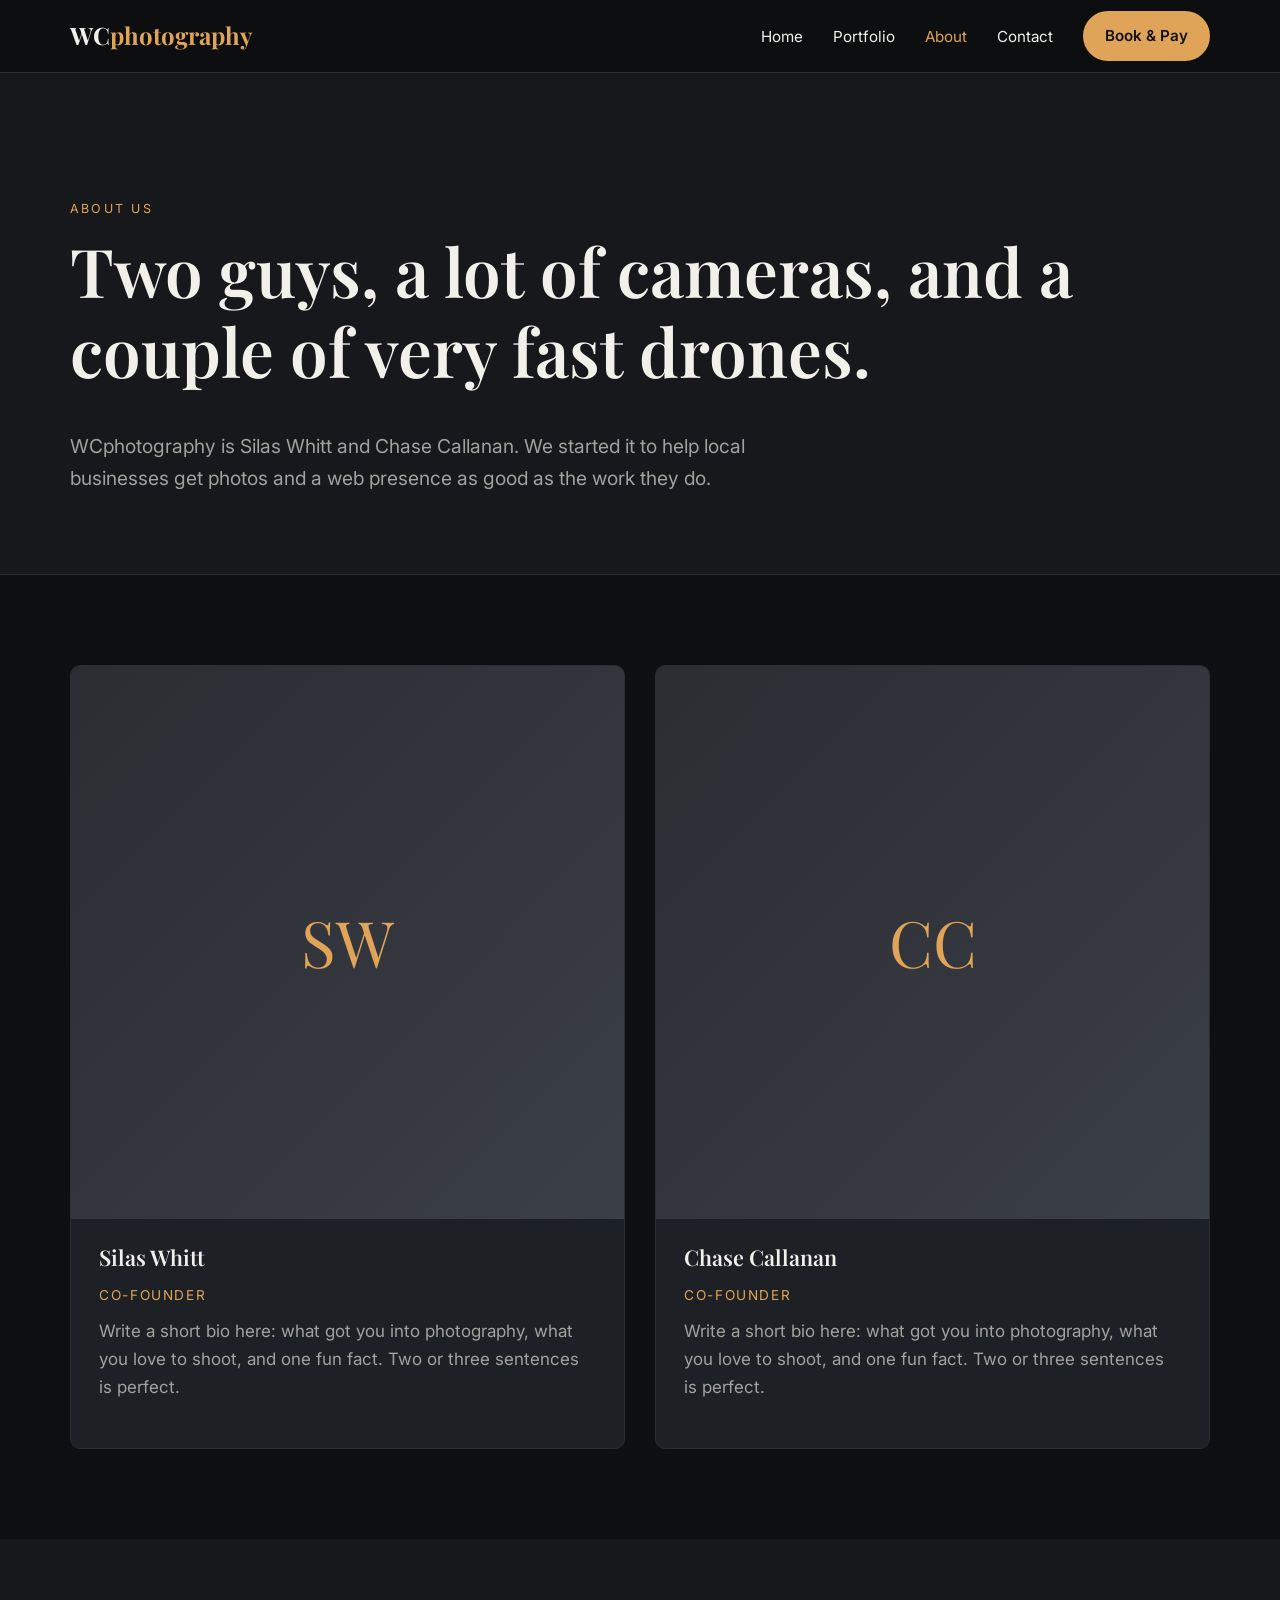
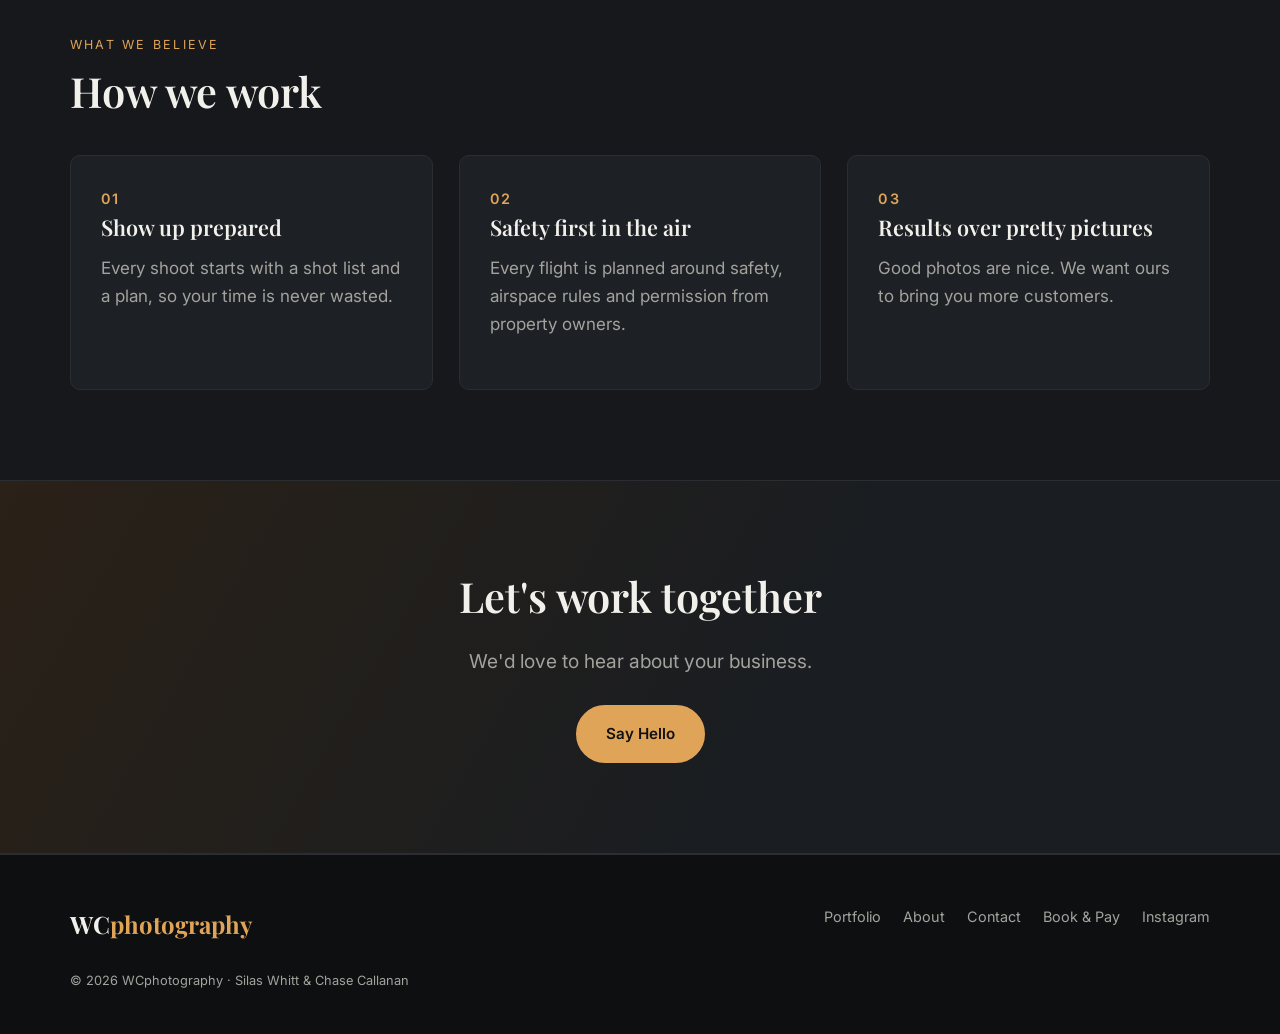
<file: website/about.html>
<!DOCTYPE html>
<html lang="en">
<head>
  <meta charset="UTF-8">
  <meta name="viewport" content="width=device-width, initial-scale=1.0">
  <title>About Us | WCphotography</title>
  <meta name="description" content="Meet Silas Whitt and Chase Callanan, the team behind WCphotography.">
  <link rel="preconnect" href="https://fonts.googleapis.com">
  <link rel="preconnect" href="https://fonts.gstatic.com" crossorigin>
  <link href="https://fonts.googleapis.com/css2?family=Inter:wght@400;500;600;700&family=Playfair+Display:wght@600;700&display=swap" rel="stylesheet">
  <link rel="stylesheet" href="assets/css/styles.css">
</head>
<body>

<header class="site-header">
  <nav class="container nav">
    <a href="index.html" class="logo">WC<span>photography</span></a>
    <button class="nav-toggle" aria-label="Open menu" aria-expanded="false">&#9776;</button>
    <ul class="nav-links">
      <li><a href="index.html">Home</a></li>
      <li><a href="portfolio.html">Portfolio</a></li>
      <li><a href="about.html" class="active">About</a></li>
      <li><a href="contact.html">Contact</a></li>
      <li><a href="pay.html" class="btn">Book &amp; Pay</a></li>
    </ul>
  </nav>
</header>

<main>
  <section class="page-hero">
    <div class="container">
      <span class="eyebrow">About Us</span>
      <h1>Two guys, a lot of cameras, and a couple of very fast drones.</h1>
      <p class="lead">WCphotography is Silas Whitt and Chase Callanan. We started it to help local businesses get photos and a web presence as good as the work they do.</p>
    </div>
  </section>

  <section class="section">
    <div class="container">
      <div class="team">
        <div class="member">
          <!-- Replace the letters with: <img src="assets/images/silas.jpg" alt="Silas Whitt"> -->
          <div class="photo">SW</div>
          <div class="info">
            <h3>Silas Whitt</h3>
            <div class="role">Co-Founder</div>
            <p>Write a short bio here: what got you into photography, what you love to shoot, and one fun fact. Two or three sentences is perfect.</p>
          </div>
        </div>
        <div class="member">
          <!-- Replace the letters with: <img src="assets/images/chase.jpg" alt="Chase Callanan"> -->
          <div class="photo">CC</div>
          <div class="info">
            <h3>Chase Callanan</h3>
            <div class="role">Co-Founder</div>
            <p>Write a short bio here: what got you into photography, what you love to shoot, and one fun fact. Two or three sentences is perfect.</p>
          </div>
        </div>
      </div>
    </div>
  </section>

  <section class="section section-alt">
    <div class="container">
      <span class="eyebrow">What We Believe</span>
      <h2>How we work</h2>
      <div class="grid grid-3 values" style="margin-top:40px">
        <div class="card"><h3>Show up prepared</h3><p>Every shoot starts with a shot list and a plan, so your time is never wasted.</p></div>
        <div class="card"><h3>Safety first in the air</h3><p>Every flight is planned around safety, airspace rules and permission from property owners.</p></div>
        <div class="card"><h3>Results over pretty pictures</h3><p>Good photos are nice. We want ours to bring you more customers.</p></div>
      </div>
    </div>
  </section>

  <section class="section cta-band">
    <div class="container center">
      <h2>Let's work together</h2>
      <p class="lead">We'd love to hear about your business.</p>
      <div class="btn-row"><a href="contact.html" class="btn">Say Hello</a></div>
    </div>
  </section>
</main>

<footer class="site-footer">
  <div class="container">
    <div class="footer-grid">
      <a href="index.html" class="logo">WC<span>photography</span></a>
      <ul class="footer-links">
        <li><a href="portfolio.html">Portfolio</a></li>
        <li><a href="about.html">About</a></li>
        <li><a href="contact.html">Contact</a></li>
        <li><a href="pay.html">Book &amp; Pay</a></li>
        <li><a href="https://instagram.com/" target="_blank" rel="noopener">Instagram</a></li>
      </ul>
    </div>
    <p class="copyright">&copy; <span data-year></span> WCphotography &middot; Silas Whitt &amp; Chase Callanan</p>
  </div>
</footer>

<script src="assets/js/main.js"></script>
</body>
</html>
</file>
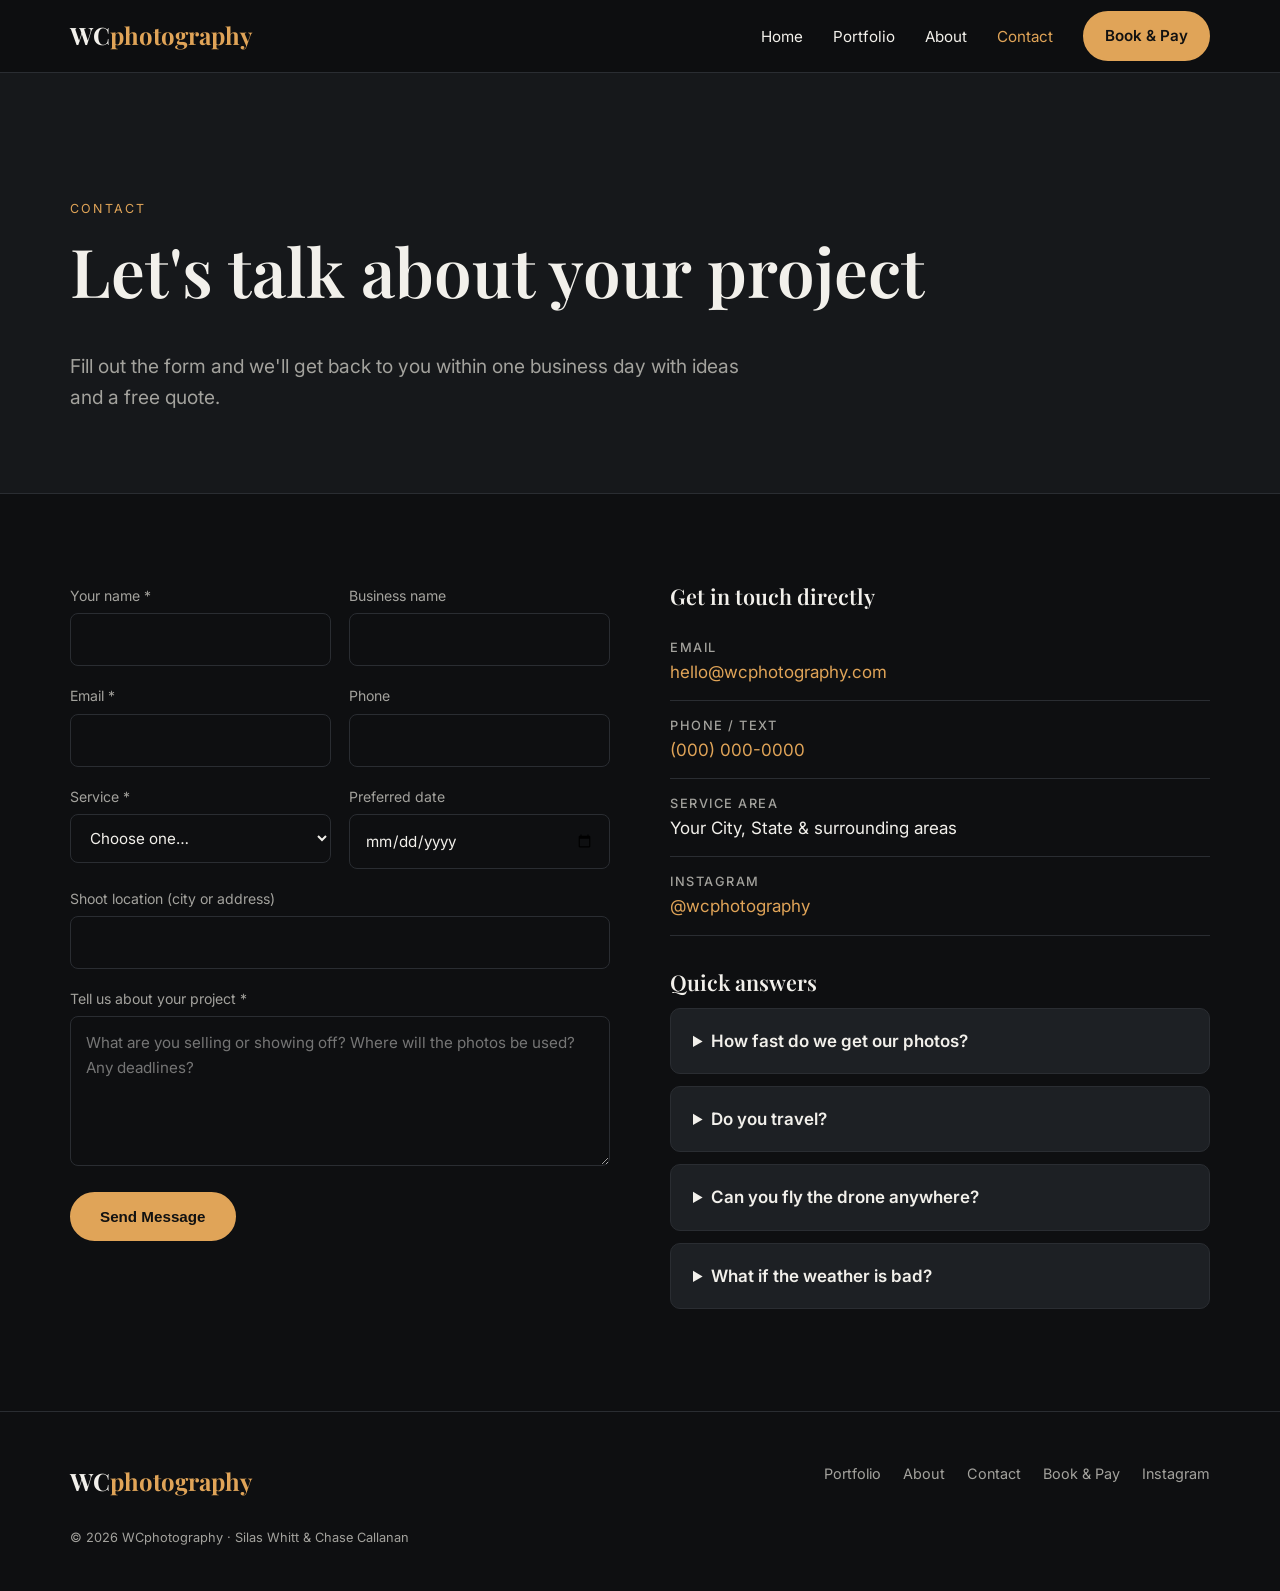
<file: website/contact.html>
<!DOCTYPE html>
<html lang="en">
<head>
  <meta charset="UTF-8">
  <meta name="viewport" content="width=device-width, initial-scale=1.0">
  <title>Contact | WCphotography</title>
  <meta name="description" content="Get a free quote for business, product or FPV drone photography.">
  <link rel="preconnect" href="https://fonts.googleapis.com">
  <link rel="preconnect" href="https://fonts.gstatic.com" crossorigin>
  <link href="https://fonts.googleapis.com/css2?family=Inter:wght@400;500;600;700&family=Playfair+Display:wght@600;700&display=swap" rel="stylesheet">
  <link rel="stylesheet" href="assets/css/styles.css">
</head>
<body>

<header class="site-header">
  <nav class="container nav">
    <a href="index.html" class="logo">WC<span>photography</span></a>
    <button class="nav-toggle" aria-label="Open menu" aria-expanded="false">&#9776;</button>
    <ul class="nav-links">
      <li><a href="index.html">Home</a></li>
      <li><a href="portfolio.html">Portfolio</a></li>
      <li><a href="about.html">About</a></li>
      <li><a href="contact.html" class="active">Contact</a></li>
      <li><a href="pay.html" class="btn">Book &amp; Pay</a></li>
    </ul>
  </nav>
</header>

<main>
  <section class="page-hero">
    <div class="container">
      <span class="eyebrow">Contact</span>
      <h1>Let's talk about your project</h1>
      <p class="lead">Fill out the form and we'll get back to you within one business day with ideas and a free quote.</p>
    </div>
  </section>

  <section class="section">
    <div class="container grid grid-2" style="align-items:start; gap:60px">
      <form id="contact-form" class="form">
        <div class="form-row">
          <div><label for="name">Your name *</label><input id="name" name="name" required></div>
          <div><label for="business">Business name</label><input id="business" name="business"></div>
        </div>
        <div class="form-row">
          <div><label for="email">Email *</label><input id="email" name="email" type="email" required></div>
          <div><label for="phone">Phone</label><input id="phone" name="phone" type="tel"></div>
        </div>
        <div class="form-row">
          <div>
            <label for="service">Service *</label>
            <select id="service" name="service" required>
              <option value="">Choose one…</option>
              <option value="basic">Business / Product Photography</option>
              <option value="aerial">FPV Drone Aerials</option>
              <option value="full">Full Package (Photos + Website)</option>
              <option value="other">Not sure yet / Other</option>
            </select>
          </div>
          <div><label for="date">Preferred date</label><input id="date" name="date" type="date"></div>
        </div>
        <div><label for="location">Shoot location (city or address)</label><input id="location" name="location"></div>
        <div><label for="message">Tell us about your project *</label><textarea id="message" name="message" required placeholder="What are you selling or showing off? Where will the photos be used? Any deadlines?"></textarea></div>
        <div><button type="submit" class="btn">Send Message</button></div>
        <p class="form-status" role="status"></p>
      </form>

      <div>
        <h3>Get in touch directly</h3>
        <ul class="contact-list">
          <li><strong>Email</strong><a href="mailto:hello@wcphotography.com">hello@wcphotography.com</a></li>
          <li><strong>Phone / Text</strong><a href="tel:+10000000000">(000) 000-0000</a></li>
          <li><strong>Service area</strong>Your City, State &amp; surrounding areas</li>
          <li><strong>Instagram</strong><a href="https://instagram.com/" target="_blank" rel="noopener">@wcphotography</a></li>
        </ul>

        <h3>Quick answers</h3>
        <details><summary>How fast do we get our photos?</summary><p>Most shoots are edited and delivered within 7 days. Need them sooner? Ask about rush delivery.</p></details>
        <details><summary>Do you travel?</summary><p>Yes. Travel within our service area is included. Farther shoots may have a small travel fee.</p></details>
        <details><summary>Can you fly the drone anywhere?</summary><p>Not everywhere. Some areas, like near airports, need FAA airspace authorization first. We check every location ahead of time and handle the paperwork.</p></details>
        <details><summary>What if the weather is bad?</summary><p>Outdoor and drone shoots are rescheduled for free if the weather won't cooperate.</p></details>
      </div>
    </div>
  </section>
</main>

<footer class="site-footer">
  <div class="container">
    <div class="footer-grid">
      <a href="index.html" class="logo">WC<span>photography</span></a>
      <ul class="footer-links">
        <li><a href="portfolio.html">Portfolio</a></li>
        <li><a href="about.html">About</a></li>
        <li><a href="contact.html">Contact</a></li>
        <li><a href="pay.html">Book &amp; Pay</a></li>
        <li><a href="https://instagram.com/" target="_blank" rel="noopener">Instagram</a></li>
      </ul>
    </div>
    <p class="copyright">&copy; <span data-year></span> WCphotography &middot; Silas Whitt &amp; Chase Callanan</p>
  </div>
</footer>

<script src="assets/js/main.js"></script>
</body>
</html>
</file>
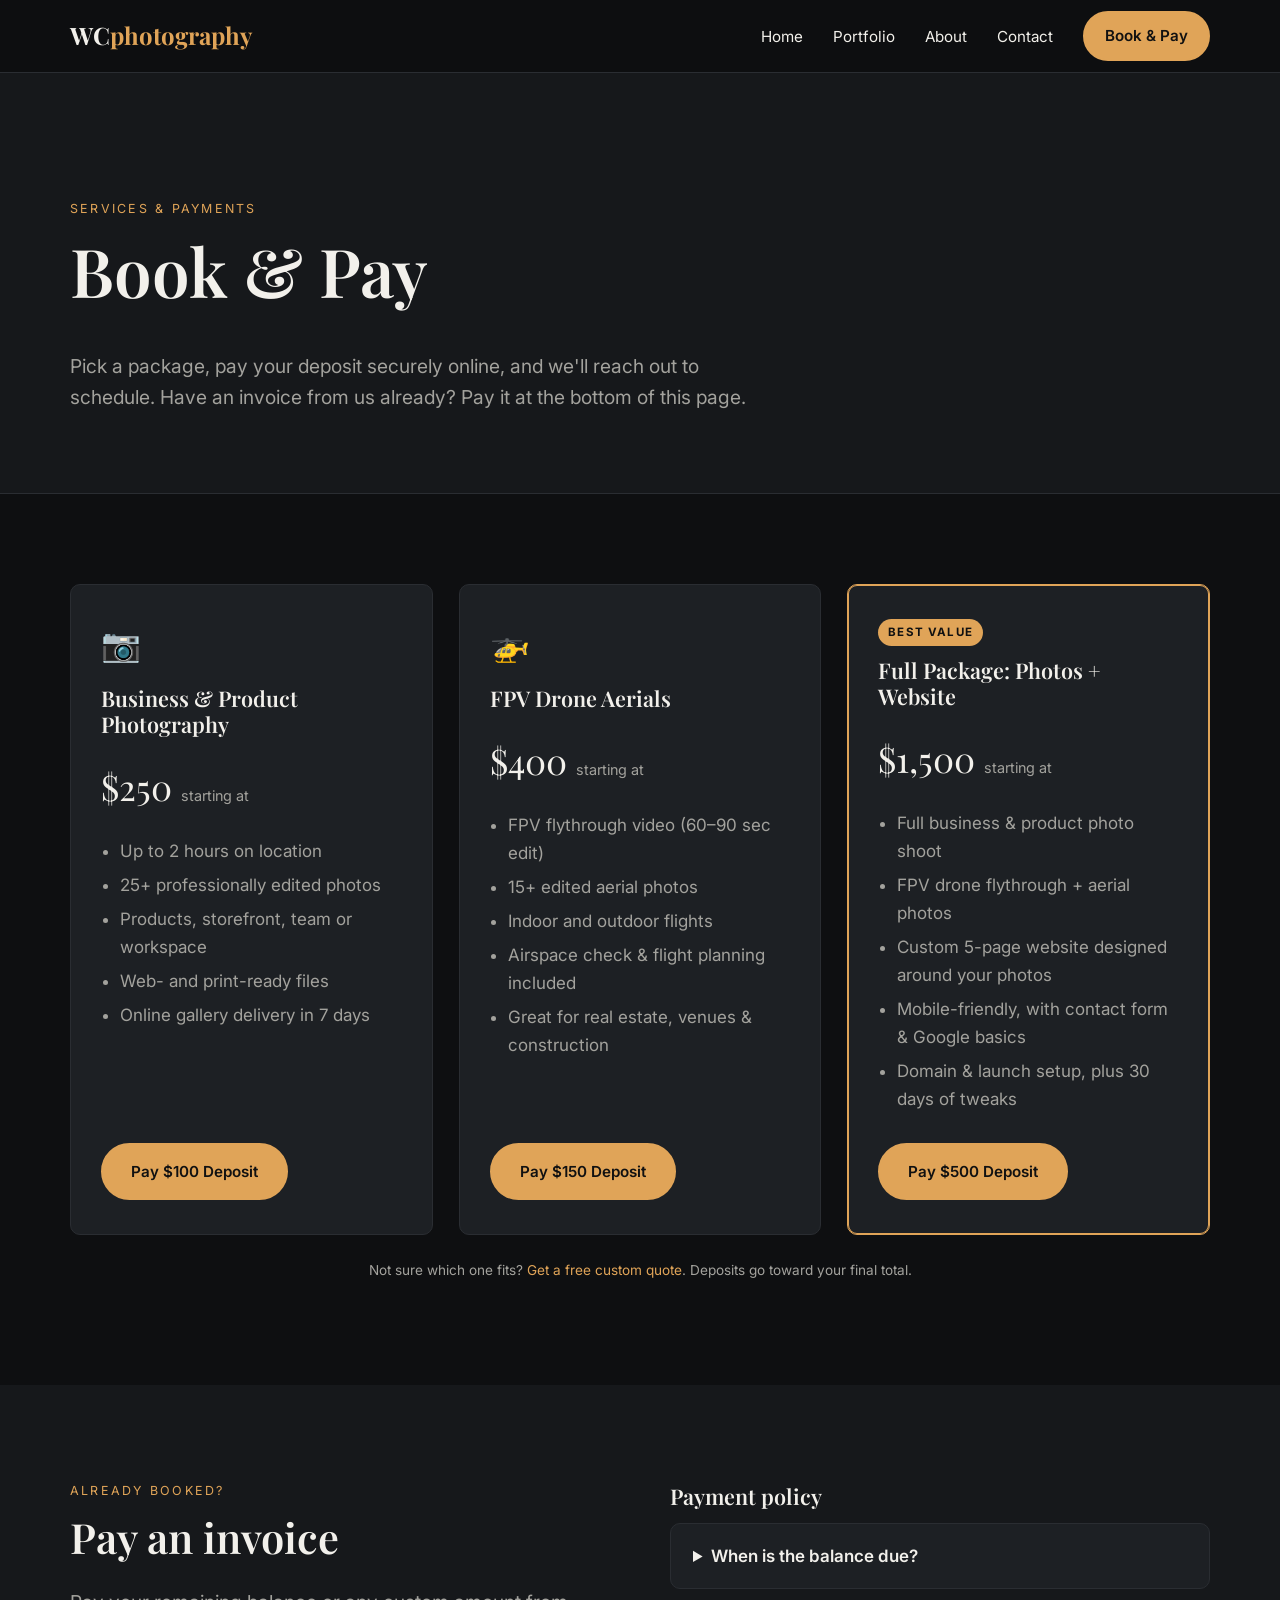
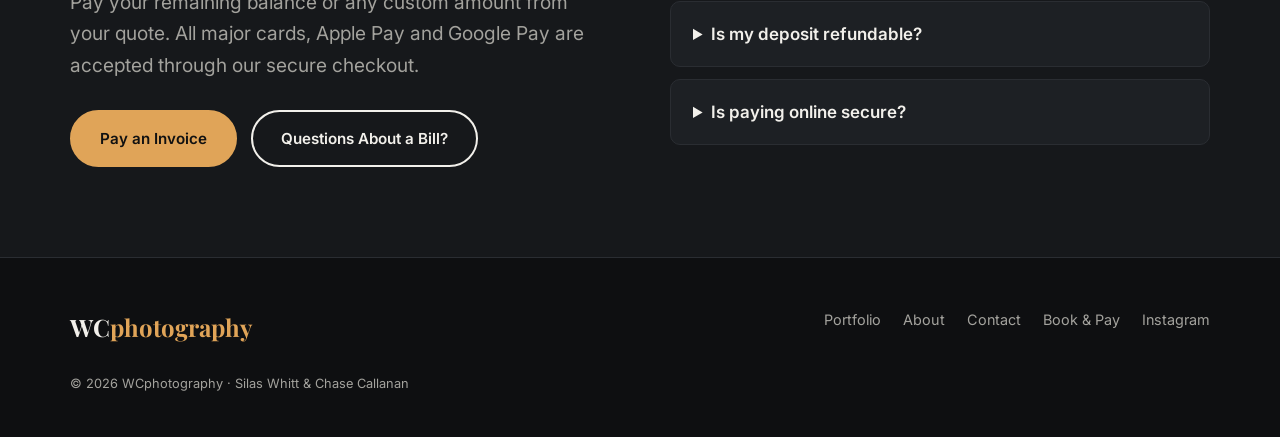
<file: website/pay.html>
<!DOCTYPE html>
<html lang="en">
<head>
  <meta charset="UTF-8">
  <meta name="viewport" content="width=device-width, initial-scale=1.0">
  <title>Book &amp; Pay | WCphotography</title>
  <meta name="description" content="WCphotography packages and pricing. Pay deposits and invoices securely online.">
  <link rel="preconnect" href="https://fonts.googleapis.com">
  <link rel="preconnect" href="https://fonts.gstatic.com" crossorigin>
  <link href="https://fonts.googleapis.com/css2?family=Inter:wght@400;500;600;700&family=Playfair+Display:wght@600;700&display=swap" rel="stylesheet">
  <link rel="stylesheet" href="assets/css/styles.css">
</head>
<body>

<header class="site-header">
  <nav class="container nav">
    <a href="index.html" class="logo">WC<span>photography</span></a>
    <button class="nav-toggle" aria-label="Open menu" aria-expanded="false">&#9776;</button>
    <ul class="nav-links">
      <li><a href="index.html">Home</a></li>
      <li><a href="portfolio.html">Portfolio</a></li>
      <li><a href="about.html">About</a></li>
      <li><a href="contact.html">Contact</a></li>
      <li><a href="pay.html" class="btn">Book &amp; Pay</a></li>
    </ul>
  </nav>
</header>

<main>
  <section class="page-hero">
    <div class="container">
      <span class="eyebrow">Services &amp; Payments</span>
      <h1>Book &amp; Pay</h1>
      <p class="lead">Pick a package, pay your deposit securely online, and we'll reach out to schedule. Have an invoice from us already? Pay it at the bottom of this page.</p>
    </div>
  </section>

  <!--
    PAYMENT LINKS
    Replace every href="#PAYMENT_LINK_..." below with a real payment link from
    Stripe, Square or PayPal. See business/payments-setup.md for step-by-step instructions.
  -->
  <section class="section">
    <div class="container">
      <div class="grid grid-3">
        <div class="card" id="basic">
          <div class="icon">&#128247;</div>
          <h3>Business &amp; Product Photography</h3>
          <div class="price">$250 <small>starting at</small></div>
          <ul>
            <li>Up to 2 hours on location</li>
            <li>25+ professionally edited photos</li>
            <li>Products, storefront, team or workspace</li>
            <li>Web- and print-ready files</li>
            <li>Online gallery delivery in 7 days</li>
          </ul>
          <a href="#PAYMENT_LINK_BASIC_DEPOSIT" class="btn">Pay $100 Deposit</a>
        </div>

        <div class="card" id="aerial">
          <div class="icon">&#128641;</div>
          <h3>FPV Drone Aerials</h3>
          <div class="price">$400 <small>starting at</small></div>
          <ul>
            <li>FPV flythrough video (60&ndash;90 sec edit)</li>
            <li>15+ edited aerial photos</li>
            <li>Indoor and outdoor flights</li>
            <li>Airspace check &amp; flight planning included</li>
            <li>Great for real estate, venues &amp; construction</li>
          </ul>
          <a href="#PAYMENT_LINK_AERIAL_DEPOSIT" class="btn">Pay $150 Deposit</a>
        </div>

        <div class="card featured" id="full">
          <span class="badge">Best Value</span>
          <h3>Full Package: Photos + Website</h3>
          <div class="price">$1,500 <small>starting at</small></div>
          <ul>
            <li>Full business &amp; product photo shoot</li>
            <li>FPV drone flythrough + aerial photos</li>
            <li>Custom 5-page website designed around your photos</li>
            <li>Mobile-friendly, with contact form &amp; Google basics</li>
            <li>Domain &amp; launch setup, plus 30 days of tweaks</li>
          </ul>
          <a href="#PAYMENT_LINK_FULL_DEPOSIT" class="btn">Pay $500 Deposit</a>
        </div>
      </div>
      <p class="form-note center" style="margin-top:24px">Not sure which one fits? <a href="contact.html">Get a free custom quote</a>. Deposits go toward your final total.</p>
    </div>
  </section>

  <section class="section section-alt">
    <div class="container grid grid-2" style="align-items:center; gap:60px">
      <div>
        <span class="eyebrow">Already Booked?</span>
        <h2>Pay an invoice</h2>
        <p class="lead">Pay your remaining balance or any custom amount from your quote. All major cards, Apple Pay and Google Pay are accepted through our secure checkout.</p>
        <div class="btn-row">
          <a href="#PAYMENT_LINK_CUSTOM_AMOUNT" class="btn">Pay an Invoice</a>
          <a href="contact.html" class="btn btn-outline">Questions About a Bill?</a>
        </div>
      </div>
      <div>
        <h3>Payment policy</h3>
        <details><summary>When is the balance due?</summary><p>The remaining balance is due when your final gallery is delivered. Website projects are billed 50% up front and 50% at launch.</p></details>
        <details><summary>Is my deposit refundable?</summary><p>Deposits hold your date and are non-refundable, but you can move them to a new date with 48 hours' notice. Weather reschedules are always free.</p></details>
        <details><summary>Is paying online secure?</summary><p>Yes. Payments are handled by our payment processor. We never see or store your card number.</p></details>
      </div>
    </div>
  </section>
</main>

<footer class="site-footer">
  <div class="container">
    <div class="footer-grid">
      <a href="index.html" class="logo">WC<span>photography</span></a>
      <ul class="footer-links">
        <li><a href="portfolio.html">Portfolio</a></li>
        <li><a href="about.html">About</a></li>
        <li><a href="contact.html">Contact</a></li>
        <li><a href="pay.html">Book &amp; Pay</a></li>
        <li><a href="https://instagram.com/" target="_blank" rel="noopener">Instagram</a></li>
      </ul>
    </div>
    <p class="copyright">&copy; <span data-year></span> WCphotography &middot; Silas Whitt &amp; Chase Callanan</p>
  </div>
</footer>

<script src="assets/js/main.js"></script>
</body>
</html>
</file>
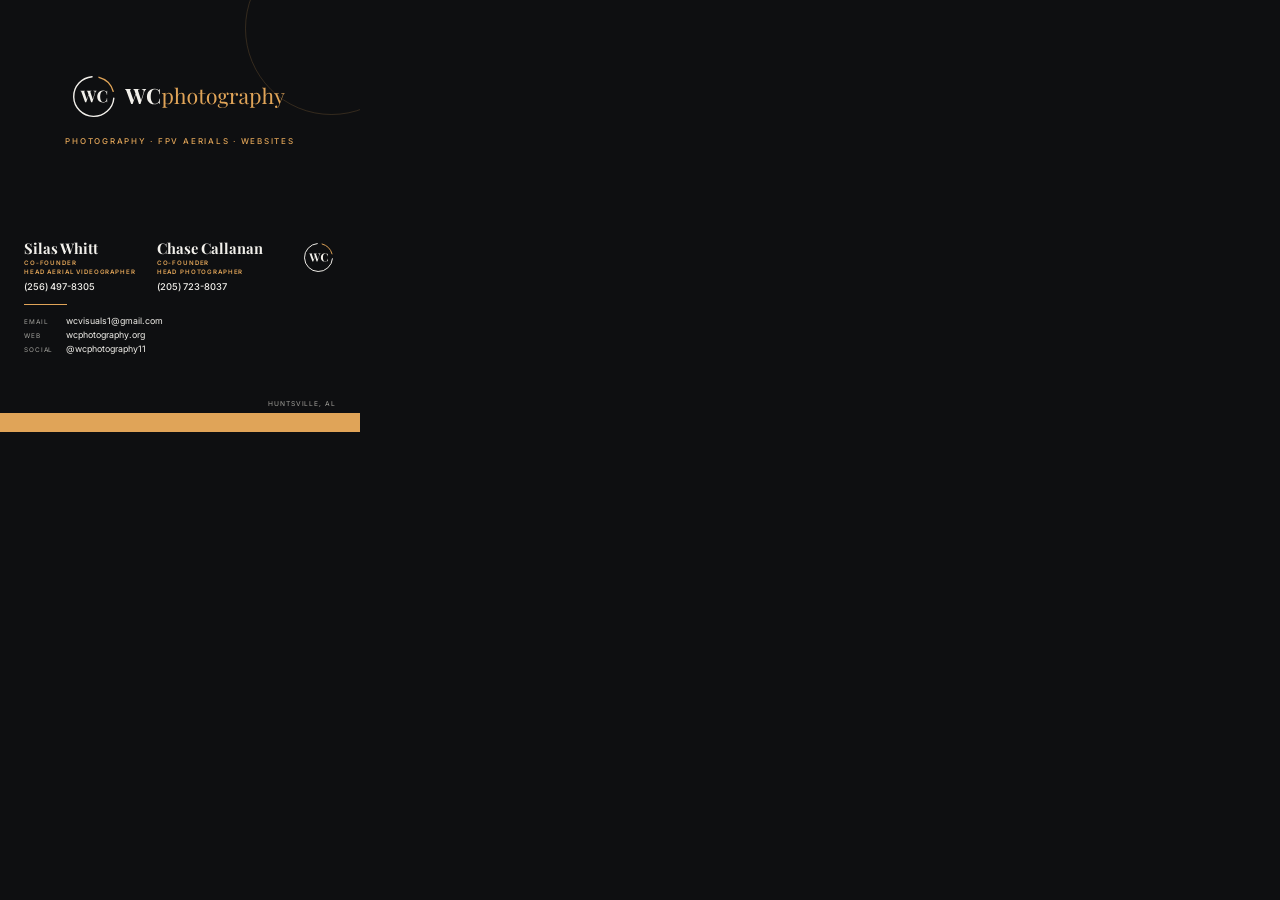
<file: business/business-cards/card.html>
<!doctype html>
<html>
<head>
<meta charset="utf-8">
<title>WCphotography Business Card</title>
<link href="https://fonts.googleapis.com/css2?family=Inter:wght@400;500;600&family=Playfair+Display:wght@600;700&display=swap" rel="stylesheet">
<style>
  /* 3.5 x 2 in card + 0.125 in bleed on every side = 3.75 x 2.25 in */
  @page { size: 3.75in 2.25in; margin: 0; }
  * { box-sizing: border-box; margin: 0; padding: 0; }
  :root { --bg: #0E0F11; --text: #F2F0EB; --muted: #A3A29D; --accent: #E0A458; }
  html, body { background: var(--bg); color: var(--text); font-family: "Inter", sans-serif; -webkit-print-color-adjust: exact; print-color-adjust: exact; }
  .card { width: 3.75in; height: 2.25in; position: relative; overflow: hidden; page-break-after: always; background: var(--bg); }
  /* keep everything important 0.25 in from the trimmed edge */
  .safe { position: absolute; inset: 0.25in; }

  .front .safe { display: flex; flex-direction: column; align-items: center; justify-content: center; }
  .front .logo { width: 2.35in; }
  .front .services { margin-top: 0.14in; font-size: 6pt; font-weight: 500; letter-spacing: .22em; text-transform: uppercase; color: var(--accent); }
  .front .glow { position: absolute; right: -0.6in; top: -0.6in; width: 1.8in; height: 1.8in; border-radius: 50%; border: 1.2pt solid var(--accent); opacity: .18; }

  .back .mark { position: absolute; right: 0.25in; top: 0.25in; width: 0.36in; }
  .back .people { display: flex; gap: 0.22in; }
  .back .name { font-family: "Playfair Display", serif; font-weight: 700; font-size: 11pt; line-height: 1.1; }
  .back .role { margin-top: 2.5pt; font-size: 4.6pt; font-weight: 600; letter-spacing: .14em; text-transform: uppercase; color: var(--accent); line-height: 1.35; }
  .back .phone { margin-top: 4pt; font-size: 7pt; font-weight: 500; }
  .back .rule { width: 0.45in; height: 1pt; background: var(--accent); margin: 0.12in 0 0.09in; }
  .back ul { list-style: none; font-size: 6.6pt; line-height: 1.6; }
  .back li span { display: inline-block; width: 0.44in; font-size: 4.8pt; letter-spacing: .14em; text-transform: uppercase; color: var(--muted); }
  .back .city { position: absolute; right: 0; bottom: 0; font-size: 5pt; letter-spacing: .14em; text-transform: uppercase; color: var(--muted); }
  .back .bar { position: absolute; left: 0; bottom: 0; width: 100%; height: 0.2in; background: var(--accent); } /* 0.075in visible after trim */
</style>
</head>
<body>
  <div class="card front">
    <div class="glow"></div>
    <div class="safe">
      <img class="logo" src="../../assets/images/logo/logo.svg" alt="WCphotography">
      <div class="services">Photography · FPV Aerials · Websites</div>
    </div>
  </div>

  <div class="card back">
    <div class="bar"></div>
    <img class="mark" src="../../assets/images/logo/logo-mark.svg" alt="">
    <div class="safe">
      <div class="people">
        <div>
          <div class="name">Silas Whitt</div>
          <div class="role">Co-Founder<br>Head Aerial Videographer</div>
          <div class="phone">(256) 497-8305</div>
        </div>
        <div>
          <div class="name">Chase Callanan</div>
          <div class="role">Co-Founder<br>Head Photographer</div>
          <div class="phone">(205) 723-8037</div>
        </div>
      </div>
      <div class="rule"></div>
      <ul>
        <li><span>Email</span>wcvisuals1@gmail.com</li>
        <li><span>Web</span>wcphotography.org</li>
        <li><span>Social</span>@wcphotography11</li>
      </ul>
      <div class="city">Huntsville, AL</div>
    </div>
  </div>
</body>
</html>
</file>
<file: assets/css/styles.css>
/* ==========================================================================
   WCphotography — site styles
   Edit the variables below to change colors and fonts site-wide.
   ========================================================================== */

:root {
  --bg: #0e0f11;
  --bg-alt: #16181b;
  --surface: #1d2024;
  --text: #f2f0eb;
  --muted: #a3a29d;
  --accent: #e0a458;        /* warm "golden hour" amber */
  --accent-dark: #c4873b;
  --border: #2a2d32;
  --radius: 10px;
  --max: 1180px;
  --font-head: "Playfair Display", Georgia, serif;
  --font-body: "Inter", system-ui, -apple-system, Segoe UI, Roboto, sans-serif;
}

*, *::before, *::after { box-sizing: border-box; }

html { scroll-behavior: smooth; }

body {
  margin: 0;
  background: var(--bg);
  color: var(--text);
  font-family: var(--font-body);
  font-size: 17px;
  line-height: 1.65;
  -webkit-font-smoothing: antialiased;
}

img { max-width: 100%; display: block; }
a { color: var(--accent); text-decoration: none; }
a:hover { text-decoration: underline; }

h1, h2, h3 { font-family: var(--font-head); font-weight: 600; line-height: 1.2; margin: 0 0 .6em; }
h1 { font-size: clamp(2.4rem, 6vw, 4.2rem); }
h2 { font-size: clamp(1.8rem, 4vw, 2.6rem); }
h3 { font-size: 1.35rem; }
p { margin: 0 0 1em; }

.container { width: 100%; max-width: var(--max); margin: 0 auto; padding: 0 20px; }
.section { padding: 90px 0; }
.section-alt { background: var(--bg-alt); }
.eyebrow {
  display: inline-block;
  font-size: .78rem;
  letter-spacing: .18em;
  text-transform: uppercase;
  color: var(--accent);
  margin-bottom: .8em;
}
.lead { font-size: 1.2rem; color: var(--muted); max-width: 680px; }
.center { text-align: center; }
.center .lead { margin-left: auto; margin-right: auto; }

/* ---------- Buttons ---------- */
.btn {
  display: inline-block;
  padding: 14px 28px;
  border-radius: 999px;
  font-weight: 600;
  font-size: .95rem;
  border: 2px solid var(--accent);
  background: var(--accent);
  color: #111;
  cursor: pointer;
  transition: background .2s, color .2s, transform .2s;
}
.btn:hover { background: var(--accent-dark); border-color: var(--accent-dark); text-decoration: none; transform: translateY(-2px); }
.btn-outline { background: transparent; color: var(--text); border-color: var(--text); }
.btn-outline:hover { background: var(--text); color: #111; border-color: var(--text); }
.btn-row { display: flex; flex-wrap: wrap; gap: 14px; margin-top: 28px; }
.center .btn-row { justify-content: center; }

/* ---------- Header / nav ---------- */
.site-header {
  position: sticky;
  top: 0;
  z-index: 50;
  background: rgba(14, 15, 17, .88);
  backdrop-filter: blur(10px);
  border-bottom: 1px solid var(--border);
}
.nav { display: flex; align-items: center; justify-content: space-between; height: 72px; }
.logo { font-family: var(--font-head); font-size: 1.5rem; color: var(--text); font-weight: 700; }
.logo span { color: var(--accent); }
.logo:hover { text-decoration: none; }
.nav-links { display: flex; gap: 30px; list-style: none; margin: 0; padding: 0; align-items: center; }
.nav-links a { color: var(--text); font-size: .95rem; }
.nav-links a:hover, .nav-links a.active { color: var(--accent); text-decoration: none; }
.nav-links .btn { padding: 10px 20px; color: #111; }
.nav-toggle {
  display: none;
  background: none;
  border: 0;
  color: var(--text);
  font-size: 1.7rem;
  cursor: pointer;
}

@media (max-width: 820px) {
  .nav-toggle { display: block; }
  .nav-links {
    position: absolute;
    top: 72px; left: 0; right: 0;
    flex-direction: column;
    gap: 0;
    background: var(--bg-alt);
    border-bottom: 1px solid var(--border);
    display: none;
  }
  .nav-links.open { display: flex; }
  .nav-links li { width: 100%; text-align: center; }
  .nav-links a { display: block; padding: 16px; }
  .nav-links .btn { margin: 12px auto 18px; display: inline-block; }
}

/* ---------- Hero ---------- */
.hero {
  position: relative;
  min-height: 88vh;
  display: flex;
  align-items: center;
  overflow: hidden;
  background:
    linear-gradient(180deg, rgba(14,15,17,.35) 0%, rgba(14,15,17,.85) 85%),
    radial-gradient(ellipse at 70% 20%, #3b2f22 0%, transparent 60%),
    radial-gradient(ellipse at 15% 85%, #1d2a33 0%, transparent 55%),
    var(--bg);
  /* To use your own photo, replace the line above with:
     url("../images/hero.jpg") center/cover no-repeat; */
}
.hero h1 { max-width: 820px; }
.hero .lead { color: #d6d4cf; }

.page-hero { padding: 120px 0 60px; background: var(--bg-alt); border-bottom: 1px solid var(--border); }

/* ---------- Cards / grids ---------- */
.grid { display: grid; gap: 26px; }
.grid-3 { grid-template-columns: repeat(auto-fit, minmax(min(280px, 100%), 1fr)); }
.grid-2 { grid-template-columns: repeat(auto-fit, minmax(min(340px, 100%), 1fr)); }

.card {
  background: var(--surface);
  border: 1px solid var(--border);
  border-radius: var(--radius);
  padding: 34px 30px;
  display: flex;
  flex-direction: column;
}
.card .icon { font-size: 2rem; margin-bottom: 14px; }
.card p { color: var(--muted); }
.card ul { padding-left: 1.1em; color: var(--muted); margin: 0 0 1.4em; }
.card ul li { margin-bottom: .35em; }
.card .btn { margin-top: auto; align-self: flex-start; }
.card.featured { border-color: var(--accent); box-shadow: 0 0 0 1px var(--accent) inset; }

.price { font-family: var(--font-head); font-size: 2.2rem; color: var(--text); margin: .2em 0 .6em; }
.price small { font-family: var(--font-body); font-size: .9rem; color: var(--muted); }
.badge {
  display: inline-block;
  background: var(--accent);
  color: #111;
  font-size: .72rem;
  font-weight: 700;
  letter-spacing: .1em;
  text-transform: uppercase;
  padding: 4px 10px;
  border-radius: 999px;
  margin-bottom: 12px;
  align-self: flex-start;
}

/* ---------- Portfolio ---------- */
.filters { display: flex; flex-wrap: wrap; gap: 10px; margin-bottom: 34px; }
.filter-btn {
  background: transparent;
  color: var(--muted);
  border: 1px solid var(--border);
  padding: 9px 20px;
  border-radius: 999px;
  cursor: pointer;
  font: inherit;
  font-size: .9rem;
}
.filter-btn:hover { color: var(--text); border-color: var(--text); }
.filter-btn.active { background: var(--accent); color: #111; border-color: var(--accent); }

.gallery { display: grid; grid-template-columns: repeat(auto-fill, minmax(min(280px, 100%), 1fr)); gap: 16px; }
.gallery-item {
  position: relative;
  aspect-ratio: 4 / 3;
  border-radius: var(--radius);
  overflow: hidden;
  cursor: pointer;
  background: var(--surface);
}
.gallery-item img { width: 100%; height: 100%; object-fit: cover; transition: transform .5s; }
.gallery-item:hover img { transform: scale(1.06); }
.gallery-item .caption {
  position: absolute;
  inset: auto 0 0 0;
  padding: 16px;
  background: linear-gradient(0deg, rgba(0,0,0,.8), transparent);
  font-size: .9rem;
}
.gallery-item .caption strong { display: block; }
.gallery-item .caption span { color: var(--muted); font-size: .8rem; text-transform: uppercase; letter-spacing: .1em; }
.gallery-item.hidden { display: none; }

/* Placeholder tiles shown until real photos are added */
.placeholder {
  width: 100%; height: 100%;
  display: flex; align-items: center; justify-content: center;
  font-size: 2.6rem;
  color: rgba(255,255,255,.35);
}
.ph-product  { background: linear-gradient(135deg, #2b2620, #4a3a28); }
.ph-business { background: linear-gradient(135deg, #1f2a30, #34495a); }
.ph-aerial   { background: linear-gradient(135deg, #1b2b24, #2f5a48); }
.ph-web      { background: linear-gradient(135deg, #2a2132, #4a3560); }
.gallery-item:has(.placeholder)::before {
  content: "Coming soon";
  position: absolute; top: 12px; left: 12px;
  padding: 4px 10px;
  border-radius: 999px;
  background: var(--accent); color: var(--bg);
  font-size: .7rem; font-weight: 600; letter-spacing: .1em; text-transform: uppercase;
}

/* Lightbox */
.lightbox {
  position: fixed; inset: 0; z-index: 100;
  background: rgba(0,0,0,.92);
  display: none; align-items: center; justify-content: center;
  padding: 30px;
}
.lightbox.open { display: flex; }
.lightbox img { max-height: 88vh; border-radius: var(--radius); }
.lightbox-close {
  position: absolute; top: 18px; right: 26px;
  background: none; border: 0; color: #fff; font-size: 2.4rem; cursor: pointer;
}

/* ---------- About ---------- */
.team { display: grid; grid-template-columns: repeat(auto-fit, minmax(min(300px, 100%), 1fr)); gap: 30px; }
.member { background: var(--surface); border: 1px solid var(--border); border-radius: var(--radius); overflow: hidden; }
.member .photo {
  aspect-ratio: 1 / 1;
  background: linear-gradient(135deg, #2a2d32, #3b3f46);
  display: flex; align-items: center; justify-content: center;
  font-family: var(--font-head); font-size: 4rem; color: var(--accent);
}
.member .photo img { width: 100%; height: 100%; object-fit: cover; }
.member .info { padding: 26px 28px 30px; }
.member .role { color: var(--accent); font-size: .85rem; letter-spacing: .12em; text-transform: uppercase; margin-bottom: .8em; }
.member p { color: var(--muted); }

.values { counter-reset: v; }
.values .card h3::before {
  counter-increment: v;
  content: "0" counter(v);
  display: block;
  font-size: .9rem;
  color: var(--accent);
  font-family: var(--font-body);
  letter-spacing: .15em;
  margin-bottom: .5em;
}

/* ---------- Steps ---------- */
.steps { display: grid; grid-template-columns: repeat(auto-fit, minmax(min(220px, 100%), 1fr)); gap: 24px; counter-reset: s; }
.step { padding-top: 18px; border-top: 2px solid var(--accent); }
.step::before {
  counter-increment: s;
  content: counter(s);
  font-family: var(--font-head);
  font-size: 2rem;
  color: var(--accent);
  display: block;
}
.step p { color: var(--muted); font-size: .95rem; }

/* ---------- Forms ---------- */
.form { display: grid; gap: 18px; }
.form-row { display: grid; grid-template-columns: 1fr 1fr; gap: 18px; }
@media (max-width: 640px) { .form-row { grid-template-columns: 1fr; } }
label { display: block; font-size: .88rem; color: var(--muted); margin-bottom: 6px; }
input, select, textarea {
  width: 100%;
  padding: 13px 15px;
  background: var(--bg);
  border: 1px solid var(--border);
  border-radius: 8px;
  color: var(--text);
  font: inherit;
  font-size: .95rem;
}
input:focus, select:focus, textarea:focus { outline: none; border-color: var(--accent); }
textarea { min-height: 150px; resize: vertical; }
.form-note { font-size: .85rem; color: var(--muted); }
.form-status { font-size: .95rem; }
.form-status.ok { color: #7fd18b; }
.form-status.err { color: #f08a7e; }

.contact-list { list-style: none; padding: 0; margin: 0 0 2em; }
.contact-list li { padding: 14px 0; border-bottom: 1px solid var(--border); }
.contact-list strong { display: block; font-size: .8rem; letter-spacing: .12em; text-transform: uppercase; color: var(--muted); font-weight: 500; }

/* ---------- FAQ ---------- */
details {
  background: var(--surface);
  border: 1px solid var(--border);
  border-radius: var(--radius);
  padding: 18px 22px;
  margin-bottom: 12px;
}
summary { cursor: pointer; font-weight: 600; }
details p { color: var(--muted); margin: .8em 0 0; }

/* ---------- CTA band ---------- */
.cta-band {
  background: linear-gradient(120deg, #2a2117, #1a1d21 60%);
  border-top: 1px solid var(--border);
  border-bottom: 1px solid var(--border);
}

/* ---------- Footer ---------- */
.site-footer { padding: 50px 0 30px; border-top: 1px solid var(--border); font-size: .9rem; color: var(--muted); }
.footer-grid { display: flex; flex-wrap: wrap; justify-content: space-between; gap: 24px; margin-bottom: 26px; }
.footer-links { display: flex; flex-wrap: wrap; gap: 22px; list-style: none; padding: 0; margin: 0; }
.footer-links a { color: var(--muted); }
.footer-links a:hover { color: var(--accent); }
.copyright { font-size: .8rem; }
</file>
<file: website/assets/css/styles.css>
/* ==========================================================================
   WCphotography — site styles
   Edit the variables below to change colors and fonts site-wide.
   ========================================================================== */

:root {
  --bg: #0e0f11;
  --bg-alt: #16181b;
  --surface: #1d2024;
  --text: #f2f0eb;
  --muted: #a3a29d;
  --accent: #e0a458;        /* warm "golden hour" amber */
  --accent-dark: #c4873b;
  --border: #2a2d32;
  --radius: 10px;
  --max: 1180px;
  --font-head: "Playfair Display", Georgia, serif;
  --font-body: "Inter", system-ui, -apple-system, Segoe UI, Roboto, sans-serif;
}

*, *::before, *::after { box-sizing: border-box; }

html { scroll-behavior: smooth; }

body {
  margin: 0;
  background: var(--bg);
  color: var(--text);
  font-family: var(--font-body);
  font-size: 17px;
  line-height: 1.65;
  -webkit-font-smoothing: antialiased;
}

img { max-width: 100%; display: block; }
a { color: var(--accent); text-decoration: none; }
a:hover { text-decoration: underline; }

h1, h2, h3 { font-family: var(--font-head); font-weight: 600; line-height: 1.2; margin: 0 0 .6em; }
h1 { font-size: clamp(2.4rem, 6vw, 4.2rem); }
h2 { font-size: clamp(1.8rem, 4vw, 2.6rem); }
h3 { font-size: 1.35rem; }
p { margin: 0 0 1em; }

.container { width: 100%; max-width: var(--max); margin: 0 auto; padding: 0 20px; }
.section { padding: 90px 0; }
.section-alt { background: var(--bg-alt); }
.eyebrow {
  display: inline-block;
  font-size: .78rem;
  letter-spacing: .18em;
  text-transform: uppercase;
  color: var(--accent);
  margin-bottom: .8em;
}
.lead { font-size: 1.2rem; color: var(--muted); max-width: 680px; }
.center { text-align: center; }
.center .lead { margin-left: auto; margin-right: auto; }

/* ---------- Buttons ---------- */
.btn {
  display: inline-block;
  padding: 14px 28px;
  border-radius: 999px;
  font-weight: 600;
  font-size: .95rem;
  border: 2px solid var(--accent);
  background: var(--accent);
  color: #111;
  cursor: pointer;
  transition: background .2s, color .2s, transform .2s;
}
.btn:hover { background: var(--accent-dark); border-color: var(--accent-dark); text-decoration: none; transform: translateY(-2px); }
.btn-outline { background: transparent; color: var(--text); border-color: var(--text); }
.btn-outline:hover { background: var(--text); color: #111; border-color: var(--text); }
.btn-row { display: flex; flex-wrap: wrap; gap: 14px; margin-top: 28px; }
.center .btn-row { justify-content: center; }

/* ---------- Header / nav ---------- */
.site-header {
  position: sticky;
  top: 0;
  z-index: 50;
  background: rgba(14, 15, 17, .88);
  backdrop-filter: blur(10px);
  border-bottom: 1px solid var(--border);
}
.nav { display: flex; align-items: center; justify-content: space-between; height: 72px; }
.logo { font-family: var(--font-head); font-size: 1.5rem; color: var(--text); font-weight: 700; }
.logo span { color: var(--accent); }
.logo:hover { text-decoration: none; }
.nav-links { display: flex; gap: 30px; list-style: none; margin: 0; padding: 0; align-items: center; }
.nav-links a { color: var(--text); font-size: .95rem; }
.nav-links a:hover, .nav-links a.active { color: var(--accent); text-decoration: none; }
.nav-links .btn { padding: 10px 20px; color: #111; }
.nav-toggle {
  display: none;
  background: none;
  border: 0;
  color: var(--text);
  font-size: 1.7rem;
  cursor: pointer;
}

@media (max-width: 820px) {
  .nav-toggle { display: block; }
  .nav-links {
    position: absolute;
    top: 72px; left: 0; right: 0;
    flex-direction: column;
    gap: 0;
    background: var(--bg-alt);
    border-bottom: 1px solid var(--border);
    display: none;
  }
  .nav-links.open { display: flex; }
  .nav-links li { width: 100%; text-align: center; }
  .nav-links a { display: block; padding: 16px; }
  .nav-links .btn { margin: 12px auto 18px; display: inline-block; }
}

/* ---------- Hero ---------- */
.hero {
  position: relative;
  min-height: 88vh;
  display: flex;
  align-items: center;
  overflow: hidden;
  background:
    linear-gradient(180deg, rgba(14,15,17,.35) 0%, rgba(14,15,17,.85) 85%),
    radial-gradient(ellipse at 70% 20%, #3b2f22 0%, transparent 60%),
    radial-gradient(ellipse at 15% 85%, #1d2a33 0%, transparent 55%),
    var(--bg);
  /* To use your own photo, replace the line above with:
     url("../images/hero.jpg") center/cover no-repeat; */
}
.hero h1 { max-width: 820px; }
.hero .lead { color: #d6d4cf; }

.page-hero { padding: 120px 0 60px; background: var(--bg-alt); border-bottom: 1px solid var(--border); }

/* ---------- Cards / grids ---------- */
.grid { display: grid; gap: 26px; }
.grid-3 { grid-template-columns: repeat(auto-fit, minmax(min(280px, 100%), 1fr)); }
.grid-2 { grid-template-columns: repeat(auto-fit, minmax(min(340px, 100%), 1fr)); }

.card {
  background: var(--surface);
  border: 1px solid var(--border);
  border-radius: var(--radius);
  padding: 34px 30px;
  display: flex;
  flex-direction: column;
}
.card .icon { font-size: 2rem; margin-bottom: 14px; }
.card p { color: var(--muted); }
.card ul { padding-left: 1.1em; color: var(--muted); margin: 0 0 1.4em; }
.card ul li { margin-bottom: .35em; }
.card .btn { margin-top: auto; align-self: flex-start; }
.card.featured { border-color: var(--accent); box-shadow: 0 0 0 1px var(--accent) inset; }

.price { font-family: var(--font-head); font-size: 2.2rem; color: var(--text); margin: .2em 0 .6em; }
.price small { font-family: var(--font-body); font-size: .9rem; color: var(--muted); }
.badge {
  display: inline-block;
  background: var(--accent);
  color: #111;
  font-size: .72rem;
  font-weight: 700;
  letter-spacing: .1em;
  text-transform: uppercase;
  padding: 4px 10px;
  border-radius: 999px;
  margin-bottom: 12px;
  align-self: flex-start;
}

/* ---------- Portfolio ---------- */
.filters { display: flex; flex-wrap: wrap; gap: 10px; margin-bottom: 34px; }
.filter-btn {
  background: transparent;
  color: var(--muted);
  border: 1px solid var(--border);
  padding: 9px 20px;
  border-radius: 999px;
  cursor: pointer;
  font: inherit;
  font-size: .9rem;
}
.filter-btn:hover { color: var(--text); border-color: var(--text); }
.filter-btn.active { background: var(--accent); color: #111; border-color: var(--accent); }

.gallery { display: grid; grid-template-columns: repeat(auto-fill, minmax(min(280px, 100%), 1fr)); gap: 16px; }
.gallery-item {
  position: relative;
  aspect-ratio: 4 / 3;
  border-radius: var(--radius);
  overflow: hidden;
  cursor: pointer;
  background: var(--surface);
}
.gallery-item img { width: 100%; height: 100%; object-fit: cover; transition: transform .5s; }
.gallery-item:hover img { transform: scale(1.06); }
.gallery-item .caption {
  position: absolute;
  inset: auto 0 0 0;
  padding: 16px;
  background: linear-gradient(0deg, rgba(0,0,0,.8), transparent);
  font-size: .9rem;
}
.gallery-item .caption strong { display: block; }
.gallery-item .caption span { color: var(--muted); font-size: .8rem; text-transform: uppercase; letter-spacing: .1em; }
.gallery-item.hidden { display: none; }

/* Placeholder tiles shown until real photos are added */
.placeholder {
  width: 100%; height: 100%;
  display: flex; align-items: center; justify-content: center;
  font-size: 2.6rem;
  color: rgba(255,255,255,.35);
}
.ph-product  { background: linear-gradient(135deg, #2b2620, #4a3a28); }
.ph-business { background: linear-gradient(135deg, #1f2a30, #34495a); }
.ph-aerial   { background: linear-gradient(135deg, #1b2b24, #2f5a48); }
.ph-web      { background: linear-gradient(135deg, #2a2132, #4a3560); }

/* Lightbox */
.lightbox {
  position: fixed; inset: 0; z-index: 100;
  background: rgba(0,0,0,.92);
  display: none; align-items: center; justify-content: center;
  padding: 30px;
}
.lightbox.open { display: flex; }
.lightbox img { max-height: 88vh; border-radius: var(--radius); }
.lightbox-close {
  position: absolute; top: 18px; right: 26px;
  background: none; border: 0; color: #fff; font-size: 2.4rem; cursor: pointer;
}

/* ---------- About ---------- */
.team { display: grid; grid-template-columns: repeat(auto-fit, minmax(min(300px, 100%), 1fr)); gap: 30px; }
.member { background: var(--surface); border: 1px solid var(--border); border-radius: var(--radius); overflow: hidden; }
.member .photo {
  aspect-ratio: 1 / 1;
  background: linear-gradient(135deg, #2a2d32, #3b3f46);
  display: flex; align-items: center; justify-content: center;
  font-family: var(--font-head); font-size: 4rem; color: var(--accent);
}
.member .photo img { width: 100%; height: 100%; object-fit: cover; }
.member .info { padding: 26px 28px 30px; }
.member .role { color: var(--accent); font-size: .85rem; letter-spacing: .12em; text-transform: uppercase; margin-bottom: .8em; }
.member p { color: var(--muted); }

.values { counter-reset: v; }
.values .card h3::before {
  counter-increment: v;
  content: "0" counter(v);
  display: block;
  font-size: .9rem;
  color: var(--accent);
  font-family: var(--font-body);
  letter-spacing: .15em;
  margin-bottom: .5em;
}

/* ---------- Steps ---------- */
.steps { display: grid; grid-template-columns: repeat(auto-fit, minmax(min(220px, 100%), 1fr)); gap: 24px; counter-reset: s; }
.step { padding-top: 18px; border-top: 2px solid var(--accent); }
.step::before {
  counter-increment: s;
  content: counter(s);
  font-family: var(--font-head);
  font-size: 2rem;
  color: var(--accent);
  display: block;
}
.step p { color: var(--muted); font-size: .95rem; }

/* ---------- Forms ---------- */
.form { display: grid; gap: 18px; }
.form-row { display: grid; grid-template-columns: 1fr 1fr; gap: 18px; }
@media (max-width: 640px) { .form-row { grid-template-columns: 1fr; } }
label { display: block; font-size: .88rem; color: var(--muted); margin-bottom: 6px; }
input, select, textarea {
  width: 100%;
  padding: 13px 15px;
  background: var(--bg);
  border: 1px solid var(--border);
  border-radius: 8px;
  color: var(--text);
  font: inherit;
  font-size: .95rem;
}
input:focus, select:focus, textarea:focus { outline: none; border-color: var(--accent); }
textarea { min-height: 150px; resize: vertical; }
.form-note { font-size: .85rem; color: var(--muted); }
.form-status { font-size: .95rem; }
.form-status.ok { color: #7fd18b; }
.form-status.err { color: #f08a7e; }

.contact-list { list-style: none; padding: 0; margin: 0 0 2em; }
.contact-list li { padding: 14px 0; border-bottom: 1px solid var(--border); }
.contact-list strong { display: block; font-size: .8rem; letter-spacing: .12em; text-transform: uppercase; color: var(--muted); font-weight: 500; }

/* ---------- FAQ ---------- */
details {
  background: var(--surface);
  border: 1px solid var(--border);
  border-radius: var(--radius);
  padding: 18px 22px;
  margin-bottom: 12px;
}
summary { cursor: pointer; font-weight: 600; }
details p { color: var(--muted); margin: .8em 0 0; }

/* ---------- CTA band ---------- */
.cta-band {
  background: linear-gradient(120deg, #2a2117, #1a1d21 60%);
  border-top: 1px solid var(--border);
  border-bottom: 1px solid var(--border);
}

/* ---------- Footer ---------- */
.site-footer { padding: 50px 0 30px; border-top: 1px solid var(--border); font-size: .9rem; color: var(--muted); }
.footer-grid { display: flex; flex-wrap: wrap; justify-content: space-between; gap: 24px; margin-bottom: 26px; }
.footer-links { display: flex; flex-wrap: wrap; gap: 22px; list-style: none; padding: 0; margin: 0; }
.footer-links a { color: var(--muted); }
.footer-links a:hover { color: var(--accent); }
.copyright { font-size: .8rem; }
</file>
